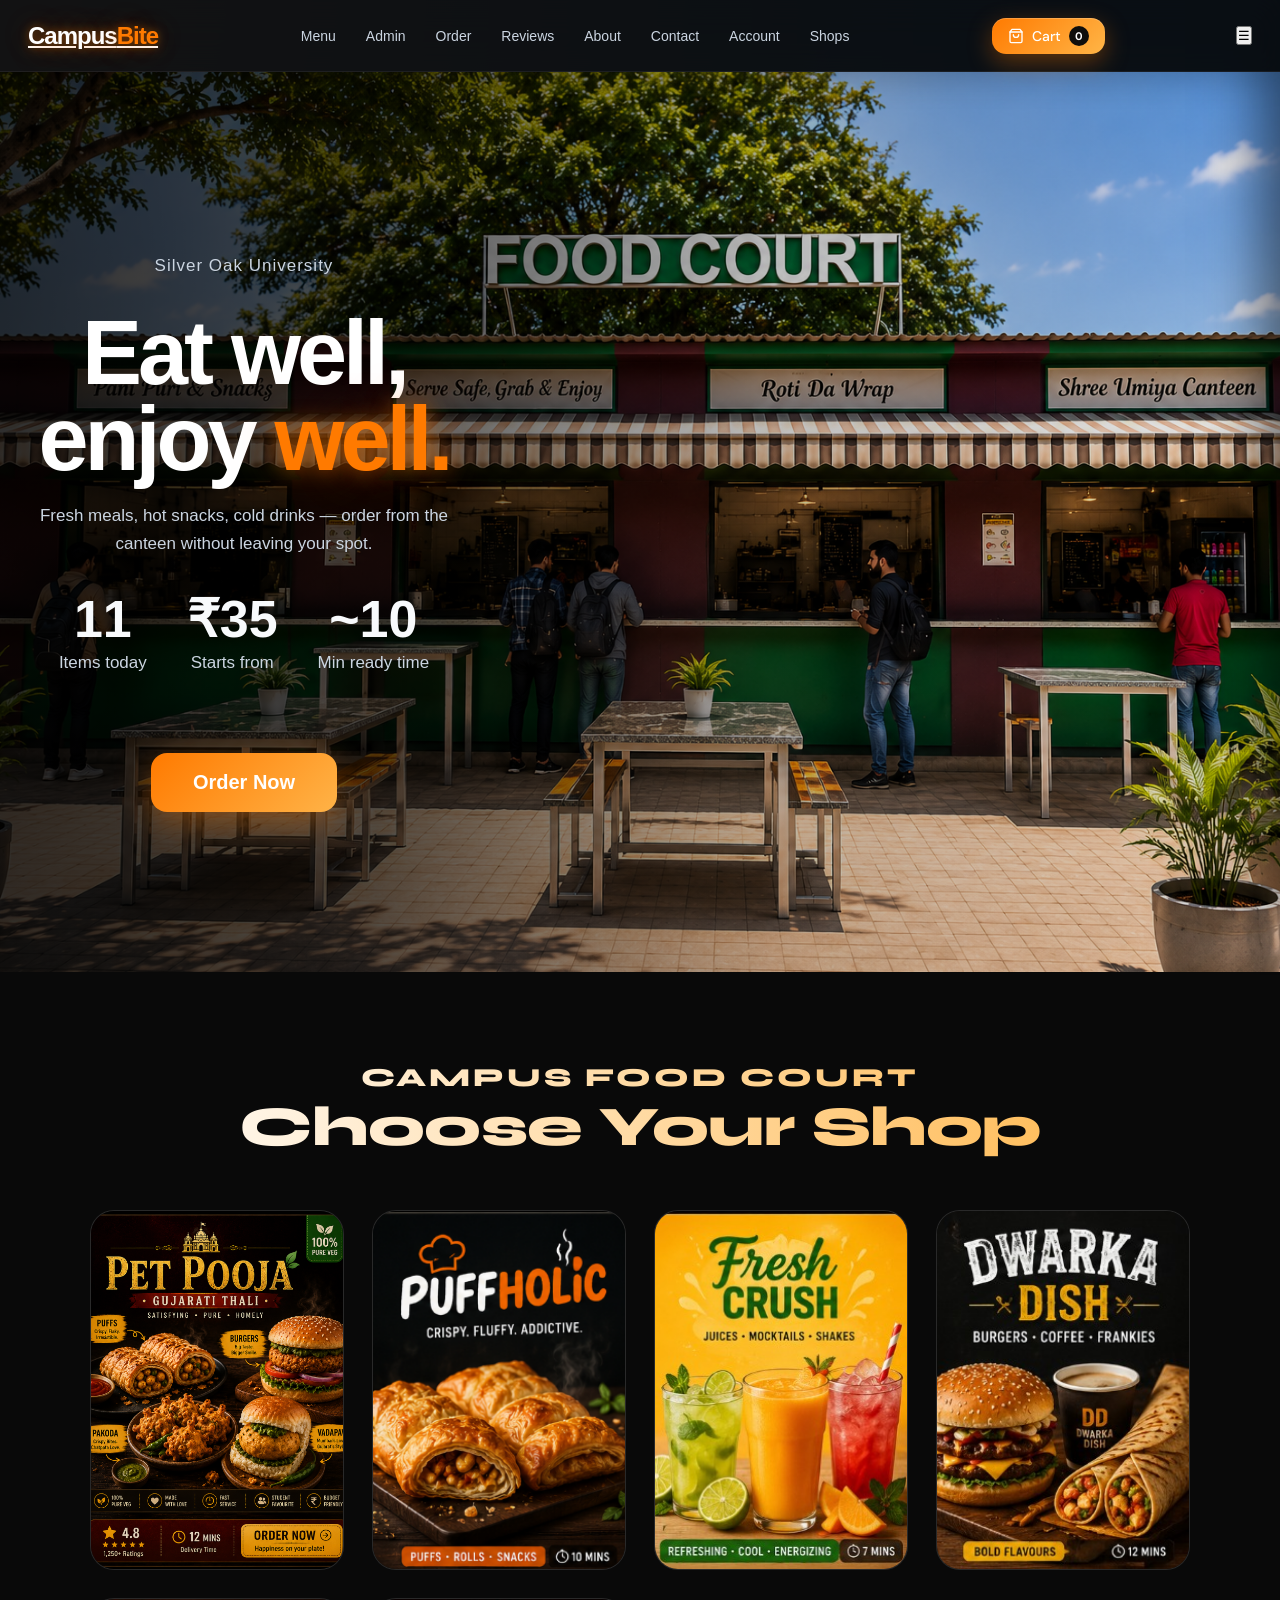
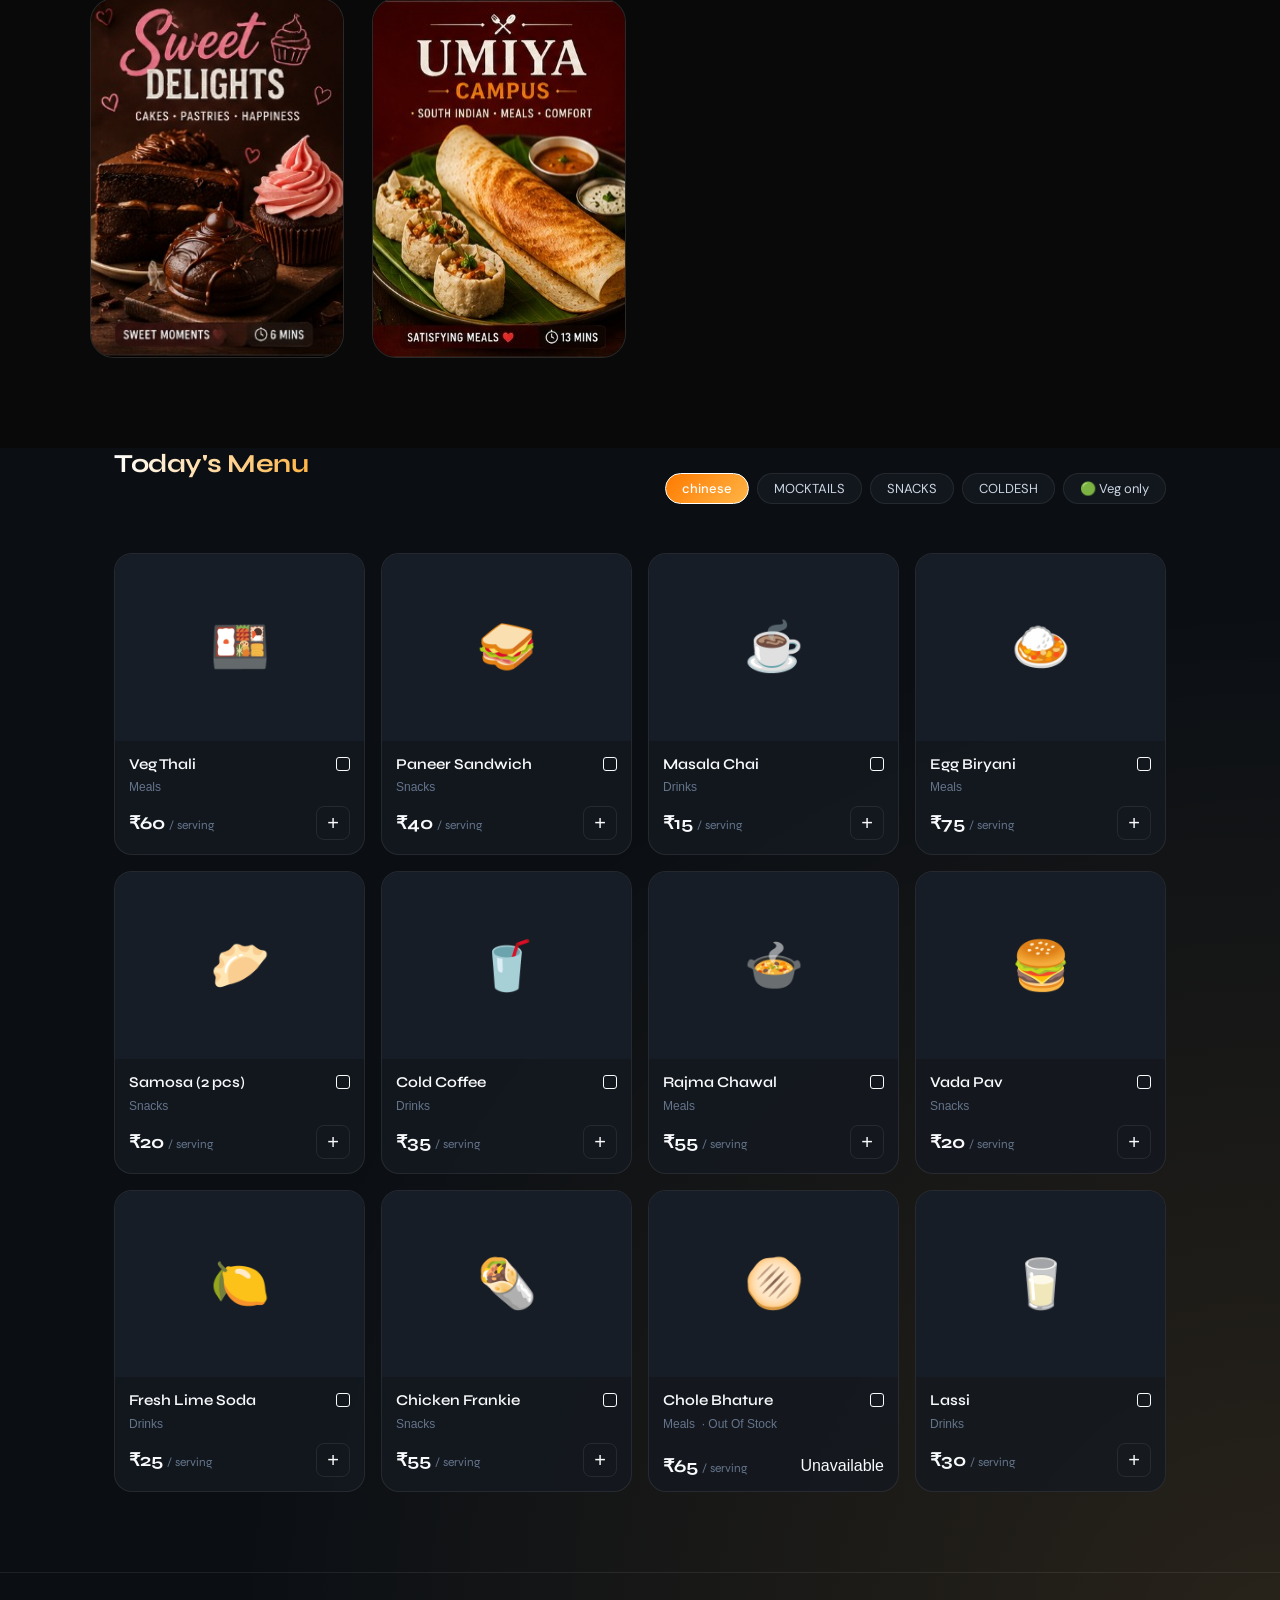
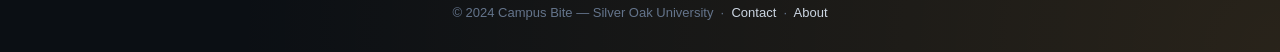
<file: index.html>
<!DOCTYPE html>
<html lang="en">
<head>
  <meta charset="UTF-8">
  <meta name="viewport" content="width=device-width, initial-scale=1.0">
  <title>Campus Bite — Silver Oak University</title>
  <link rel="preconnect" href="https://fonts.googleapis.com">
  <link href="https://fonts.googleapis.com/css2?family=Syne:wght@400;600;700;800&family=DM+Sans:wght@300;400;500&display=swap" rel="stylesheet">
  <link rel="stylesheet" href="css/style.css">
</head>
<body>

<!-- NAV -->
<nav>
  <a href="index.html" class="logo">Campus<span>Bite</span></a>
  <ul class="nav-links">
    <li><a href="index.html" >Menu</a></li>
    <li><a href="admin.html">Admin</a></li>
    <li><a href="orders.html">Order</a></li>
    <li><a href="reviews.html">Reviews</a></li>
    <li><a href="About.html">About</a></li>
    <li><a href="Contact.html">Contact</a></li>
    <li><a href="Account.html">Account</a></li>
     <li><a href="shop.html">Shops</a></li>
     
  </ul>
  <button class="cart-btn" onclick="toggleCart()">
    <svg width="16" height="16" fill="none" stroke="currentColor" stroke-width="2" stroke-linecap="round" stroke-linejoin="round" viewBox="0 0 24 24">
      <path d="M6 2L3 6v14a2 2 0 002 2h14a2 2 0 002-2V6l-3-4z"/><line x1="3" y1="6" x2="21" y2="6"/><path d="M16 10a4 4 0 01-8 0"/>
    </svg>
    Cart
    <span class="cart-count" id="cart-count">0</span>
    <button class="menu-toggle" onclick="toggleMenu()">☰</button>
  </button>
</nav>
<section class="hero">

  <!-- BACKGROUND IMAGE -->
  <div class="hero-bg"></div>

  <!-- CONTENT -->
  <div class="hero-content">

    <p class="hero-top">
      Silver Oak University
    </p>

    <h1>
      Eat well,<br>
      enjoy <span>well.</span>
    </h1>

    <p class="hero-desc">
      Fresh meals, hot snacks, cold drinks —
      order from the canteen without leaving your spot.
    </p>

    <div class="hero-stats">

      <div class="stat">
        <h2>11</h2>
        <p>Items today</p>
      </div>

      <div class="stat">
        <h2>₹35</h2>
        <p>Starts from</p>
      </div>

      <div class="stat">
        <h2>~10</h2>
        <p>Min ready time</p>
      </div>

    </div>

    <button class="hero-btn">
      Order Now
    </button>

  </div>

  

</section>
<section class="shops-section">
  <div class="section-title">
    <p>Campus Food Court</p>
    <h2>Choose Your <span>Shop</span></h2>
  </div>

  <div class="shops-grid">

    <a href="shop.html?shop=petpooja" class="shop-card">
      <img src="./assets/images/petpooja.png" alt="Pet Pooja">
    </a>

    <a href="shop.html?shop=puffholic" class="shop-card">
      <img src  ="./assets/images/puffoholic.png" alt="Puffholic">
    </a>

    <a href="shop.html?shop=freshcrush" class="shop-card">
      <img src="./assets/images/freshcrush.jpeg" alt="Fresh Crush">
    </a>

    <a href="shop.html?shop=dwarka" class="shop-card">
      <img src="./assets/images/dwarkadish.jpeg" alt="Dwarka Dish">
    </a>

    <a href="shop.html?shop=sweetdelights" class="shop-card">
      <img src="./assets/images/sweet delights.jpeg" alt="Sweet Delights">
    </a>

    <a href="shop.html?shop=umiya" class="shop-card">
      <img src="./assets/images/umiyacampus.jpeg" alt="Umiya Campus">
    </a>

  </div>
</section>
<!-- HERO -->
<!-- <div class="hero">
  <div class="hero-tag">Silver Oak University</div>
  <h1>Eat well,<br>enjoy <em>well.</em></h1>
  
  <p>Fresh meals, hot snacks, cold drinks — order from the canteen without leaving your spot.</p>
  <div class="hero-stats">
    <div class="stat">
      <div class="stat-num" id="stat-items">—</div>
      <div class="stat-label">Items today</div>
    </div>
    <div class="stat">
      <div class="stat-num">₹35</div>
      <div class="stat-label">Starts from</div>
    </div>
    <div class="stat">
      <div class="stat-num">~10</div>
      <div class="stat-label">Min ready time</div>
    </div>
  </div>
</div> -->


<!-- MENU SECTION -->
<div class="section">
  <div class="section-header">
    <h2 class="section-title">Today's Menu</h2>
    <div class="filters" id="filters">
      <button class="filter-btn active" data-filter="all">chinese</button>
      <button class="filter-btn" data-filter="meals">MOCKTAILS</button>
      <button class="filter-btn" data-filter="snacks">SNACKS</button>
      <button class="filter-btn" data-filter="drinks">COLDESH</button>
      <button class="filter-btn" data-filter="veg">🟢 Veg only</button>
    </div>
  </div>
  <div class="menu-grid" id="menu-grid">
    <div class="empty-state">
      <div class="emoji">⏳</div>
      <p>Loading menu...</p>
    </div>
  </div>
</div>

<!-- FOOTER -->
<footer>
  <p>© 2024 Campus Bite — Silver Oak University &nbsp;·&nbsp;
     <a href="Contact.html">Contact</a> &nbsp;·&nbsp;
     <a href="About.html">About</a>
  </p>
</footer>

<!-- CART OVERLAY + DRAWER -->
<div class="cart-overlay" id="cart-overlay" onclick="toggleCart()"></div>
<div class="cart-drawer" id="cart-drawer">
  <div class="cart-header">
    <span class="cart-title">Your cart</span>
    <button class="close-btn" onclick="toggleCart()">✕</button>
  </div>
  <div class="cart-items" id="cart-items-list"></div>
  <div class="cart-footer" id="cart-footer" style="display:none">
    <div class="cart-summary">
      <span class="cart-summary-label">Subtotal</span>
      <span class="cart-summary-val" id="cart-subtotal">₹0</span>
    </div>
    <div class="cart-summary">
      <span class="cart-summary-label">Ready time</span>
      <span class="cart-summary-val">~10 mins</span>
    </div>
    <div class="cart-total-row">
      <span class="cart-total-label">Total</span>
      <span class="cart-total-val" id="cart-total">₹0</span>
    </div>
    <button class="order-btn" id="order-btn" onclick="placeOrder()">Place Order</button>
  </div>
</div>

<!-- SUCCESS MODAL -->
<div class="modal-bg" id="success-modal">
  <div class="modal">
    <div class="modal-icon">🎉</div>
    <h2>Order placed!</h2>
    <p>Head to the counter in ~10 minutes. Show this order ID when picking up.</p>
    <div class="modal-id" id="order-id-display">—</div>
    <button class="modal-close" onclick="closeModal()">Got it!</button>
  </div>
</div>

<!-- TOAST CONTAINER -->
<div class="toast-container" id="toast-container"></div>

<script>
  // ─── DATA ───────────────────────────────────────────
  // In Phase 2 this becomes: await fetch('/api/menu') or Supabase query
  const MENU_DATA = [
    { id:"1", name:"Veg Thali",          price:60,  category:"meals",  is_veg:true,  available:true,  emoji:"🍱" },
    { id:"2", name:"Paneer Sandwich",    price:40,  category:"snacks", is_veg:true,  available:true,  emoji:"🥪" },
    { id:"3", name:"Masala Chai",        price:15,  category:"drinks", is_veg:true,  available:true,  emoji:"☕" },
    { id:"4", name:"Egg Biryani",        price:75,  category:"meals",  is_veg:false, available:true,  emoji:"🍛" },
    { id:"5", name:"Samosa (2 pcs)",     price:20,  category:"snacks", is_veg:true,  available:true,  emoji:"🥟" },
    { id:"6", name:"Cold Coffee",        price:35,  category:"drinks", is_veg:true,  available:true,  emoji:"🥤" },
    { id:"7", name:"Rajma Chawal",       price:55,  category:"meals",  is_veg:true,  available:true,  emoji:"🍲" },
    { id:"8", name:"Vada Pav",           price:20,  category:"snacks", is_veg:true,  available:true,  emoji:"🍔" },
    { id:"9", name:"Fresh Lime Soda",    price:25,  category:"drinks", is_veg:true,  available:true,  emoji:"🍋" },
    { id:"10",name:"Chicken Frankie",    price:55,  category:"snacks", is_veg:false, available:true,  emoji:"🌯" },
    { id:"11",name:"Chole Bhature",      price:65,  category:"meals",  is_veg:true,  available:false, emoji:"🫓" },
    { id:"12",name:"Lassi",              price:30,  category:"drinks", is_veg:true,  available:true,  emoji:"🥛" },
  ];

  // ─── CART STATE ──────────────────────────────────────
  const CART_KEY = 'cb_cart';

  function getCart() {
    try { return JSON.parse(localStorage.getItem(CART_KEY) || '[]'); }
    catch { return []; }
  }

  function saveCart(cart) {
    localStorage.setItem(CART_KEY, JSON.stringify(cart));
  }

  function addToCart(item) {
    const cart = getCart();
    const existing = cart.find(i => i.id === item.id);
    if (existing) existing.qty += 1;
    else cart.push({ id: item.id, name: item.name, price: item.price, emoji: item.emoji, qty: 1 });
    saveCart(cart);
    updateCartUI();
    updateMenuCardUI(item.id);
    showToast(`${item.emoji} ${item.name} added!`, 'success');
    bumpCount();
  }

  function changeQty(id, delta) {
    const cart = getCart();
    const idx = cart.findIndex(i => i.id === id);
    if (idx === -1) return;
    cart[idx].qty += delta;
    if (cart[idx].qty <= 0) cart.splice(idx, 1);
    saveCart(cart);
    updateCartUI();
    updateMenuCardUI(id);
  }

  function getItemQty(id) {
    return getCart().find(i => i.id === id)?.qty || 0;
  }

  function getTotal() {
    return getCart().reduce((s, i) => s + i.price * i.qty, 0);
  }

  function getCount() {
    return getCart().reduce((s, i) => s + i.qty, 0);
  }

  // ─── MENU RENDER ─────────────────────────────────────
  let activeFilter = 'all';

  function renderMenu(filter = 'all') {
    activeFilter = filter;
    const grid = document.getElementById('menu-grid');

    let items = MENU_DATA;
    if (filter === 'veg') items = MENU_DATA.filter(i => i.is_veg);
    else if (filter !== 'all') items = MENU_DATA.filter(i => i.category === filter);

    if (!items.length) {
      grid.innerHTML = `<div class="empty-state"><div class="emoji">🤷</div><p>Nothing here today.</p></div>`;
      return;
    }

    grid.innerHTML = items.map((item, idx) => {
      const qty = getItemQty(item.id);
      const unavail = !item.available;
      return `
        <div class="menu-card ${unavail ? 'unavailable' : ''}" id="card-${item.id}" style="animation-delay:${idx * 0.05}s">
          <div class="card-img">${item.emoji}</div>
          <div class="card-body">
            <div class="card-top">
              <span class="card-name">${item.name}</span>
              <span class="veg-dot ${item.is_veg ? 'veg' : 'nonveg'}"></span>
            </div>
            <div class="card-category">${item.category}${unavail ? ' &nbsp;<span class="out-badge">· out of stock</span>' : ''}</div>
            <div class="card-footer">
              <div class="price">₹${item.price} <span>/ serving</span></div>
              ${unavail ? '<span class="out-badge">Unavailable</span>' : renderCardAction(item.id, qty)}
            </div>
          </div>
        </div>`;
    }).join('');

    document.getElementById('stat-items').textContent = MENU_DATA.filter(i => i.available).length;
  }

  function renderCardAction(id, qty) {
    if (qty === 0) {
      return `<button class="add-btn" onclick="addToCart(getMenuItem('${id}'))">+</button>`;
    }
    return `<div class="qty-control">
      <button onclick="changeQty('${id}', -1)">−</button>
      <span class="qty-num">${qty}</span>
      <button onclick="changeQty('${id}', +1)">+</button>
    </div>`;
  }

  function updateMenuCardUI(id) {
    const card = document.getElementById('card-' + id);
    if (!card) return;
    const qty = getItemQty(id);
    const footer = card.querySelector('.card-footer');
    const item = getMenuItem(id);
    if (!item || !item.available) return;
    const priceEl = footer.querySelector('.price');
    footer.innerHTML = '';
    if (priceEl) footer.appendChild(priceEl);
    const actionHTML = renderCardAction(id, qty);
    footer.insertAdjacentHTML('beforeend', actionHTML);
  }

  function getMenuItem(id) {
    return MENU_DATA.find(i => i.id === id);
  }

  // ─── FILTERS ─────────────────────────────────────────
  document.getElementById('filters').addEventListener('click', e => {
    const btn = e.target.closest('.filter-btn');
    if (!btn) return;
    document.querySelectorAll('.filter-btn').forEach(b => b.classList.remove('active'));
    btn.classList.add('active');
    renderMenu(btn.dataset.filter);
  });

  // ─── CART UI ─────────────────────────────────────────
  function updateCartUI() {
    const cart = getCart();
    const count = getCount();
    const total = getTotal();

    document.getElementById('cart-count').textContent = count;

    const list = document.getElementById('cart-items-list');
    const footer = document.getElementById('cart-footer');

    if (!cart.length) {
      list.innerHTML = `<div class="cart-empty">
        <div class="icon">🛒</div>
        <p>Your cart is empty.<br>Add something delicious!</p>
      </div>`;
      footer.style.display = 'none';
      return;
    }

    footer.style.display = 'block';
    document.getElementById('cart-subtotal').textContent = `₹${total}`;
    document.getElementById('cart-total').textContent = `₹${total}`;

    list.innerHTML = cart.map(item => `
      <div class="cart-item">
        <div class="cart-item-icon">${item.emoji}</div>
        <div class="cart-item-info">
          <div class="cart-item-name">${item.name}</div>
          <div class="cart-item-price">₹${item.price} × ${item.qty} = ₹${item.price * item.qty}</div>
        </div>
        <div class="cart-item-actions">
          <button class="ci-btn" onclick="changeQty('${item.id}', -1)">−</button>
          <span class="ci-qty">${item.qty}</span>
          <button class="ci-btn" onclick="changeQty('${item.id}', +1)">+</button>
        </div>
      </div>`).join('');
  }

  function toggleCart() {
    const overlay = document.getElementById('cart-overlay');
    const drawer  = document.getElementById('cart-drawer');
    const open    = drawer.classList.contains('open');
    overlay.classList.toggle('open', !open);
    drawer.classList.toggle('open', !open);
    document.body.style.overflow = open ? '' : 'hidden';
  }

  function bumpCount() {
    const el = document.getElementById('cart-count');
    el.classList.remove('bump');
    void el.offsetWidth;
    el.classList.add('bump');
  }

  // ─── ORDER ───────────────────────────────────────────
  function placeOrder() {
    const cart = getCart();
    if (!cart.length) return;

    const orderId = 'CB-' + Date.now().toString(36).toUpperCase();
    const order = {
      id: orderId,
      items: cart,
      total: getTotal(),
      status: 'pending',
      placed_at: new Date().toISOString(),
    };

    // Save to order history (Phase 2: send to Supabase)
    const history = JSON.parse(localStorage.getItem('cb_orders') || '[]');
    history.unshift(order);
    localStorage.setItem('cb_orders', JSON.stringify(history));

    // Clear cart
    saveCart([]);
    updateCartUI();

    // Close cart, show success
    toggleCart();
    document.getElementById('order-id-display').textContent = orderId;
    document.getElementById('success-modal').classList.add('open');
    document.body.style.overflow = 'hidden';

    // Refresh card UIs
    MENU_DATA.forEach(item => updateMenuCardUI(item.id));
  }

  function closeModal() {
    document.getElementById('success-modal').classList.remove('open');
    document.body.style.overflow = '';
  }

  // ─── TOAST ───────────────────────────────────────────
  function showToast(msg, type = '') {
    const container = document.getElementById('toast-container');
    const t = document.createElement('div');
    t.className = 'toast ' + type;
    t.textContent = msg;
    container.appendChild(t);
    setTimeout(() => t.remove(), 2500);
  }

  // ─── INIT ────────────────────────────────────────────
  renderMenu('all');
  updateCartUI();
</script>
</body>
</html>
</file>
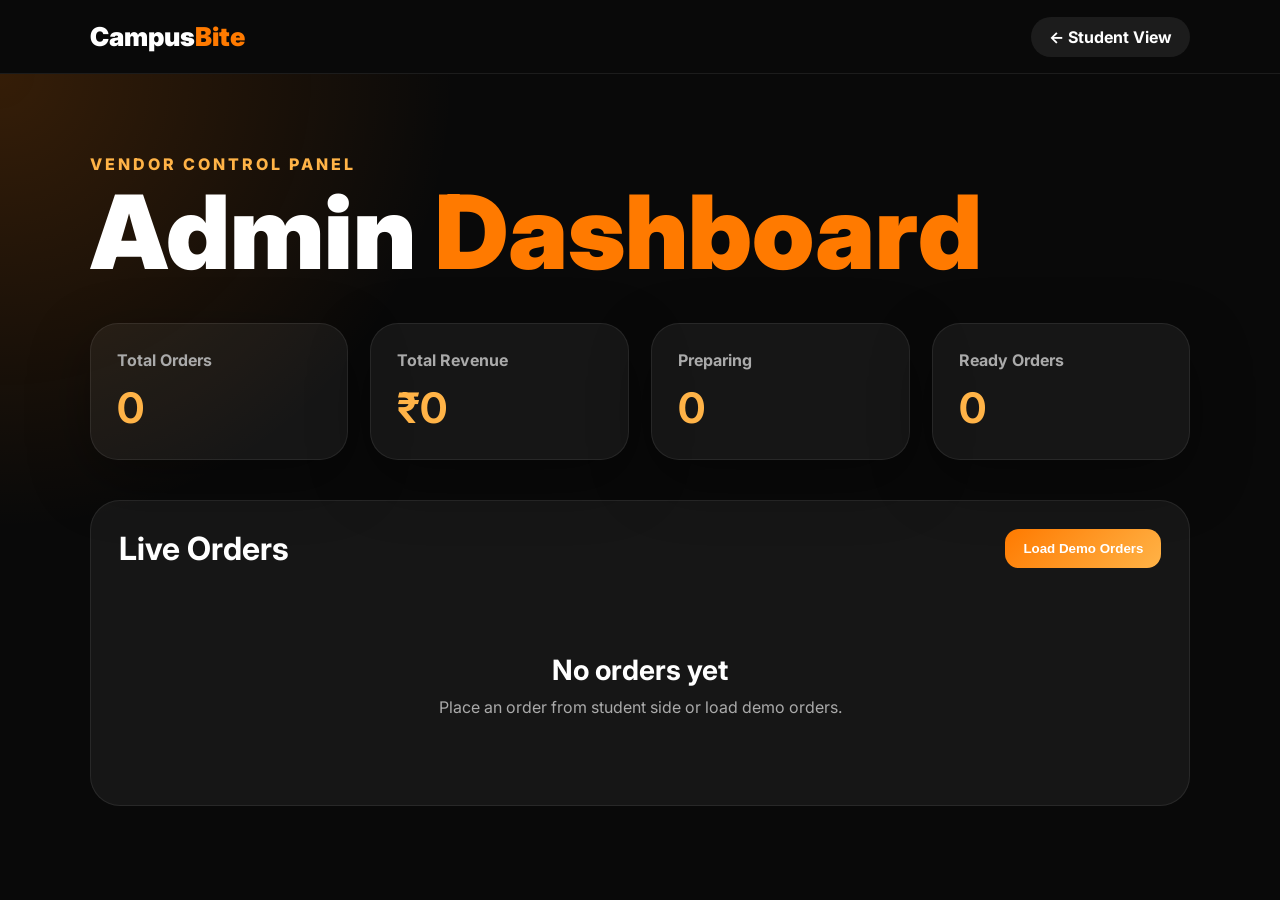
<file: admin.html>
<!DOCTYPE html>
<html lang="en">
<head>
  <meta charset="UTF-8">
  <meta name="viewport" content="width=device-width, initial-scale=1.0">
  <title>CampusBite — Admin Dashboard</title>

  <link rel="preconnect" href="https://fonts.googleapis.com">
  <link href="https://fonts.googleapis.com/css2?family=Inter:wght@400;600;700;800;900&display=swap" rel="stylesheet">

  <link rel="stylesheet" href="css/admin.css">
</head>
<body>

<nav>
  <a href="index.html" class="logo">Campus<span>Bite</span></a>
  <a href="index.html" class="back-btn">← Student View</a>
</nav>

<section class="admin-page">

  <div class="admin-header">
    <p>Vendor Control Panel</p>
    <h1>Admin <span>Dashboard</span></h1>
  </div>

  <div class="stats-grid">
    <div class="stat-card">
      <p>Total Orders</p>
      <h2 id="total-orders">0</h2>
    </div>

    <div class="stat-card">
      <p>Total Revenue</p>
      <h2 id="total-revenue">₹0</h2>
    </div>

    <div class="stat-card">
      <p>Preparing</p>
      <h2 id="pending-orders">0</h2>
    </div>

    <div class="stat-card">
      <p>Ready Orders</p>
      <h2 id="ready-orders">0</h2>
    </div>
  </div>

  <div class="orders-panel">
    <div class="panel-top">
      <h2>Live Orders</h2>
      <button onclick="seedDemoOrders()">Load Demo Orders</button>
    </div>

    <div id="admin-orders"></div>
  </div>

</section>

<script>
function getOrders(){
  return JSON.parse(localStorage.getItem("campus_orders")) || [];
}

function saveOrders(orders){
  localStorage.setItem("campus_orders", JSON.stringify(orders));
}

function getOrderTotal(order){
  return order.items.reduce((sum, item) => sum + item.price * item.qty, 0) + 15;
}

function renderAdmin(){
  const orders = getOrders();

  const totalOrders = orders.length;
  const totalRevenue = orders.reduce((sum, order) => sum + getOrderTotal(order), 0);
  const pending = orders.filter(order => order.status !== "Ready").length;
  const ready = orders.filter(order => order.status === "Ready").length;

  document.getElementById("total-orders").innerText = totalOrders;
  document.getElementById("total-revenue").innerText = "₹" + totalRevenue;
  document.getElementById("pending-orders").innerText = pending;
  document.getElementById("ready-orders").innerText = ready;

  const box = document.getElementById("admin-orders");

  if(orders.length === 0){
    box.innerHTML = `
      <div class="empty">
        <h3>No orders yet</h3>
        <p>Place an order from student side or load demo orders.</p>
      </div>
    `;
    return;
  }

  box.innerHTML = orders.map((order, index) => `
    <div class="order-card">
      <div class="order-info">
        <p class="order-id">${order.id}</p>
        <h3>${order.items.map(item => item.name + " × " + item.qty).join(", ")}</h3>
        <span>${order.date || "Today"} • ₹${getOrderTotal(order)}</span>
      </div>

      <div class="order-actions">
        <span class="status ${order.status === "Ready" ? "ready" : ""}">
          ${order.status || "Preparing"}
        </span>

        <button onclick="toggleStatus(${index})">
          ${order.status === "Ready" ? "Mark Preparing" : "Mark Ready"}
        </button>
      </div>
    </div>
  `).join("");
}

function toggleStatus(index){
  const orders = getOrders();

  orders[index].status = orders[index].status === "Ready"
    ? "Preparing"
    : "Ready";

  saveOrders(orders);
  renderAdmin();
}

function seedDemoOrders(){
  const demoOrders = [
    {
      id: "CB-1001",
      date: "Today",
      status: "Preparing",
      items: [
        { name: "Cheese Burger", price: 80, qty: 2 },
        { name: "Cold Coffee", price: 60, qty: 1 }
      ]
    },
    {
      id: "CB-1002",
      date: "Today",
      status: "Ready",
      items: [
        { name: "Masala Puff", price: 25, qty: 3 }
      ]
    },
    {
      id: "CB-1003",
      date: "Today",
      status: "Preparing",
      items: [
        { name: "Veg Frankie", price: 70, qty: 1 },
        { name: "Peri Peri Fries", price: 55, qty: 1 }
      ]
    }
  ];

  saveOrders(demoOrders);
  renderAdmin();
}

renderAdmin();
</script>

</body>
</html>
</file>
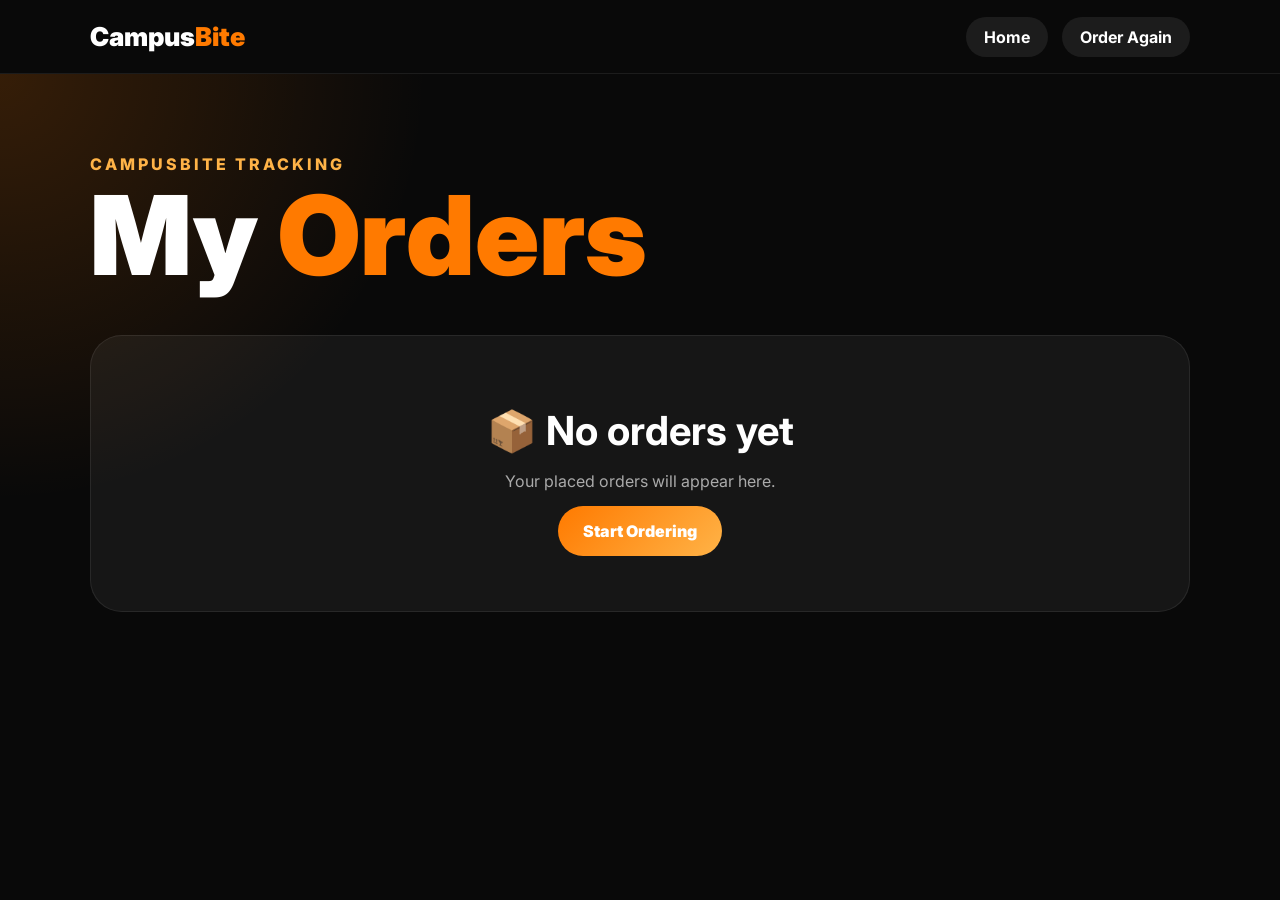
<file: myorder.html>
<!DOCTYPE html>
<html lang="en">
<head>
  <meta charset="UTF-8">
  <meta name="viewport" content="width=device-width, initial-scale=1.0">
  <title>CampusBite — My Orders</title>

  <link rel="preconnect" href="https://fonts.googleapis.com">
  <link href="https://fonts.googleapis.com/css2?family=Inter:wght@400;500;600;700;800;900&display=swap" rel="stylesheet">

  <link rel="stylesheet" href="css/myorders.css">
</head>
<body>

<nav>
  <a href="index.html" class="logo">Campus<span>Bite</span></a>

  <div class="nav-actions">
    <a href="index.html">Home</a>
    <a href="shop.html?shop=dwarka">Order Again</a>
  </div>
</nav>

<section class="orders-page">

  <div class="orders-header">
    <p>CampusBite Tracking</p>
    <h1>My <span>Orders</span></h1>
  </div>

  <div id="orders-list" class="orders-list"></div>

</section>

<script>
function getOrders(){
  return JSON.parse(localStorage.getItem("campus_orders")) || [];
}

function getOrderTotal(order){
  return order.items.reduce((sum, item) => sum + item.price * item.qty, 0) + 15;
}

function renderOrders(){
  const orders = getOrders();
  const list = document.getElementById("orders-list");

  if(orders.length === 0){
    list.innerHTML = `
      <div class="empty-orders">
        <h2>📦 No orders yet</h2>
        <p>Your placed orders will appear here.</p>
        <a href="index.html">Start Ordering</a>
      </div>
    `;
    return;
  }

  list.innerHTML = orders.map(order => `
    <div class="order-card">

      <div class="order-top">
        <div>
          <p class="order-label">Order ID</p>
          <h2>${order.id}</h2>
        </div>

        <span class="status-pill">${order.status || "Preparing"}</span>
      </div>

      <p class="order-date">${order.date}</p>

      <div class="items-list">
        ${order.items.map(item => `
          <div class="order-item">
            <div>
              <h3>${item.name}</h3>
              <p>${item.shop} • Qty ${item.qty}</p>
            </div>

            <strong>₹${item.price * item.qty}</strong>
          </div>
        `).join("")}
      </div>

      <div class="tracker">
        <div class="tracker-title">Live Progress</div>

        <div class="progress-line">
          <div class="progress-fill"></div>
        </div>

        <div class="steps">
          <span class="active">Confirmed</span>
          <span class="active">Preparing</span>
          <span>Ready</span>
          <span>Picked</span>
        </div>
      </div>

      <div class="order-bottom">
        <span>Total Paid</span>
        <strong>₹${getOrderTotal(order)}</strong>
      </div>

    </div>
  `).join("");
}

renderOrders();
</script>

</body>
</html>
</file>
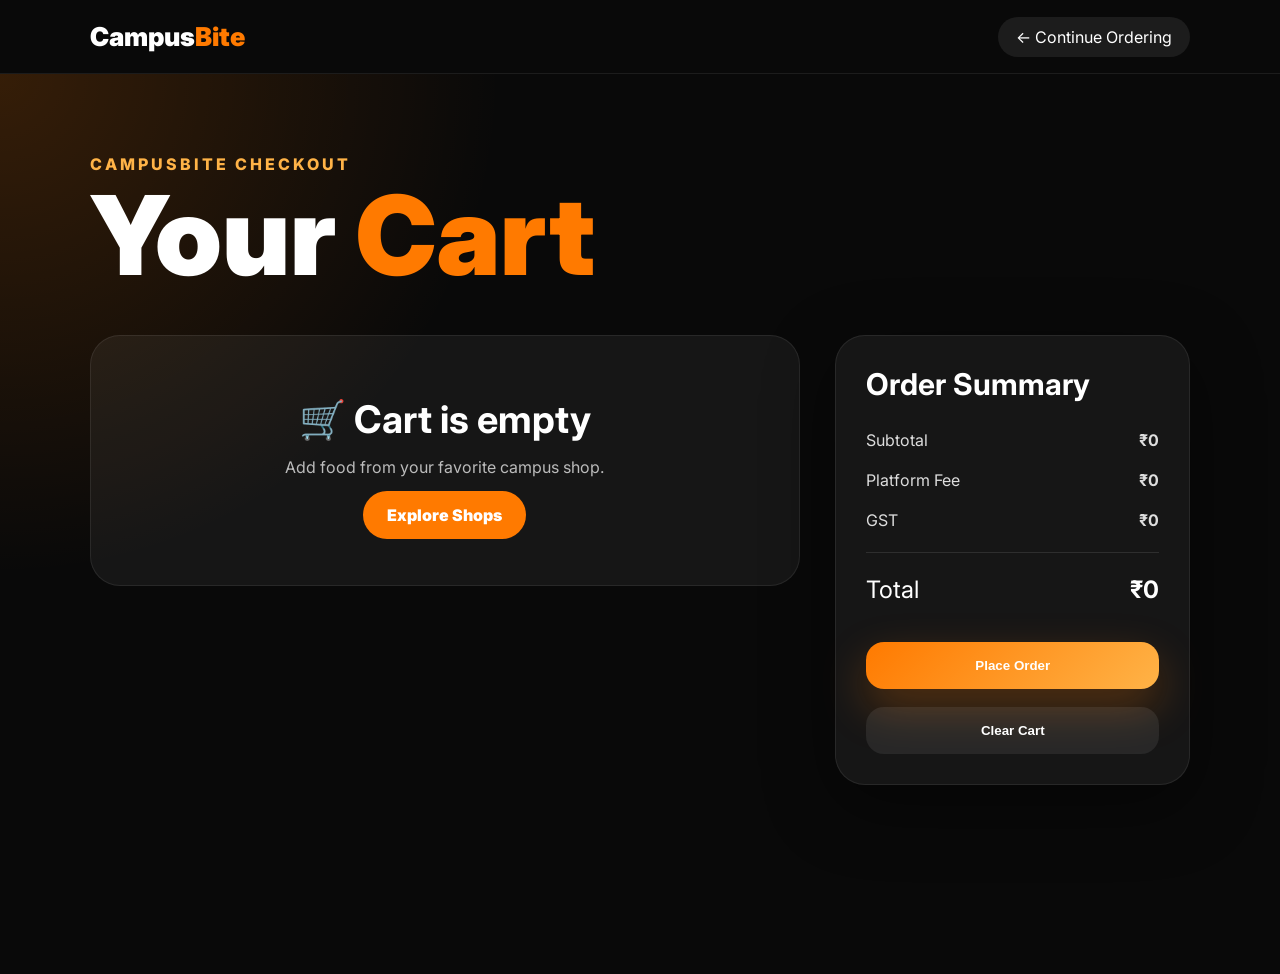
<file: orders.html>
<!DOCTYPE html>
<html lang="en">
<head>
  <meta charset="UTF-8">
  <meta name="viewport" content="width=device-width, initial-scale=1.0">
  <title>CampusBite — Checkout</title>

  <link rel="preconnect" href="https://fonts.googleapis.com">
  <link href="https://fonts.googleapis.com/css2?family=Inter:wght@400;500;600;700;800;900&display=swap" rel="stylesheet">

  <link rel="stylesheet" href="css/order.css">
</head>
<body>

<nav>
  <a href="index.html" class="logo">Campus<span>Bite</span></a>
  <a href="index.html" class="back-btn">← Continue Ordering</a>
</nav>

<section class="checkout-page">

  <div class="checkout-header">
    <p>CampusBite Checkout</p>
    <h1>Your <span>Cart</span></h1>
  </div>

  <div class="checkout-layout">

    <div class="cart-list" id="cart-list"></div>

    <aside class="summary-card">
      <h2>Order Summary</h2>

      <div class="summary-row">
        <span>Subtotal</span>
        <strong id="subtotal">₹0</strong>
      </div>

      <div class="summary-row">
        <span>Platform Fee</span>
        <strong id="fee">₹10</strong>
      </div>

      <div class="summary-row">
        <span>GST</span>
        <strong id="gst">₹5</strong>
      </div>

      <div class="summary-row total">
        <span>Total</span>
        <strong id="total">₹0</strong>
      </div>

      <button class="place-btn" onclick="placeOrder()">Place Order</button>
      <button class="clear-btn" onclick="clearCart()">Clear Cart</button>
    </aside>

  </div>

</section>

<div class="modal" id="success-modal">
  <div class="modal-box">
    <h2>🎉 Order Placed!</h2>
    <p>Your food is being prepared. Pick it up from the food court counter.</p>
    <button onclick="closeModal()">Done</button>
  </div>
</div>

<script>
function getCart(){
  return JSON.parse(localStorage.getItem("campus_cart")) || [];
}

function saveCart(cart){
  localStorage.setItem("campus_cart", JSON.stringify(cart));
}

function renderCart(){
  const cart = getCart();
  const list = document.getElementById("cart-list");

  if(cart.length === 0){
    list.innerHTML = `
      <div class="empty-cart">
        <h2>🛒 Cart is empty</h2>
        <p>Add food from your favorite campus shop.</p>
        <a href="index.html">Explore Shops</a>
      </div>
    `;

    updateSummary();
    return;
  }

  list.innerHTML = cart.map((item, index) => `
    <div class="cart-item">
      <div>
        <p class="shop-name">${item.shop}</p>
        <h3>${item.name}</h3>
        <span>₹${item.price} × ${item.qty}</span>
      </div>

      <div class="qty-box">
        <button onclick="changeQty(${index}, -1)">−</button>
        <strong>${item.qty}</strong>
        <button onclick="changeQty(${index}, 1)">+</button>
      </div>

      <div class="item-total">
        ₹${item.price * item.qty}
      </div>
    </div>
  `).join("");

  updateSummary();
}

function changeQty(index, value){
  const cart = getCart();

  cart[index].qty += value;

  if(cart[index].qty <= 0){
    cart.splice(index, 1);
  }

  saveCart(cart);
  renderCart();
}

function updateSummary(){
  const cart = getCart();

  const subtotal = cart.reduce((sum, item) => sum + item.price * item.qty, 0);
  const fee = cart.length ? 10 : 0;
  const gst = cart.length ? 5 : 0;
  const total = subtotal + fee + gst;

  document.getElementById("subtotal").innerText = `₹${subtotal}`;
  document.getElementById("fee").innerText = `₹${fee}`;
  document.getElementById("gst").innerText = `₹${gst}`;
  document.getElementById("total").innerText = `₹${total}`;
}

function clearCart(){
  localStorage.removeItem("campus_cart");
  renderCart();
}

function placeOrder(){
  const cart = getCart();

  if(cart.length === 0){
    alert("Cart is empty!");
    return;
  }

  const orders = JSON.parse(localStorage.getItem("campus_orders")) || [];

  orders.unshift({
    id: "CB-" + Date.now(),
    items: cart,
    date: new Date().toLocaleString(),
    status: "Preparing"
  });

  localStorage.setItem("campus_orders", JSON.stringify(orders));
  localStorage.removeItem("campus_cart");

  document.getElementById("success-modal").classList.add("show");
}

function closeModal(){
  document.getElementById("success-modal").classList.remove("show");
  window.location.href = "myorders.html";
}

renderCart();
</script>

</body>
</html>
</file>
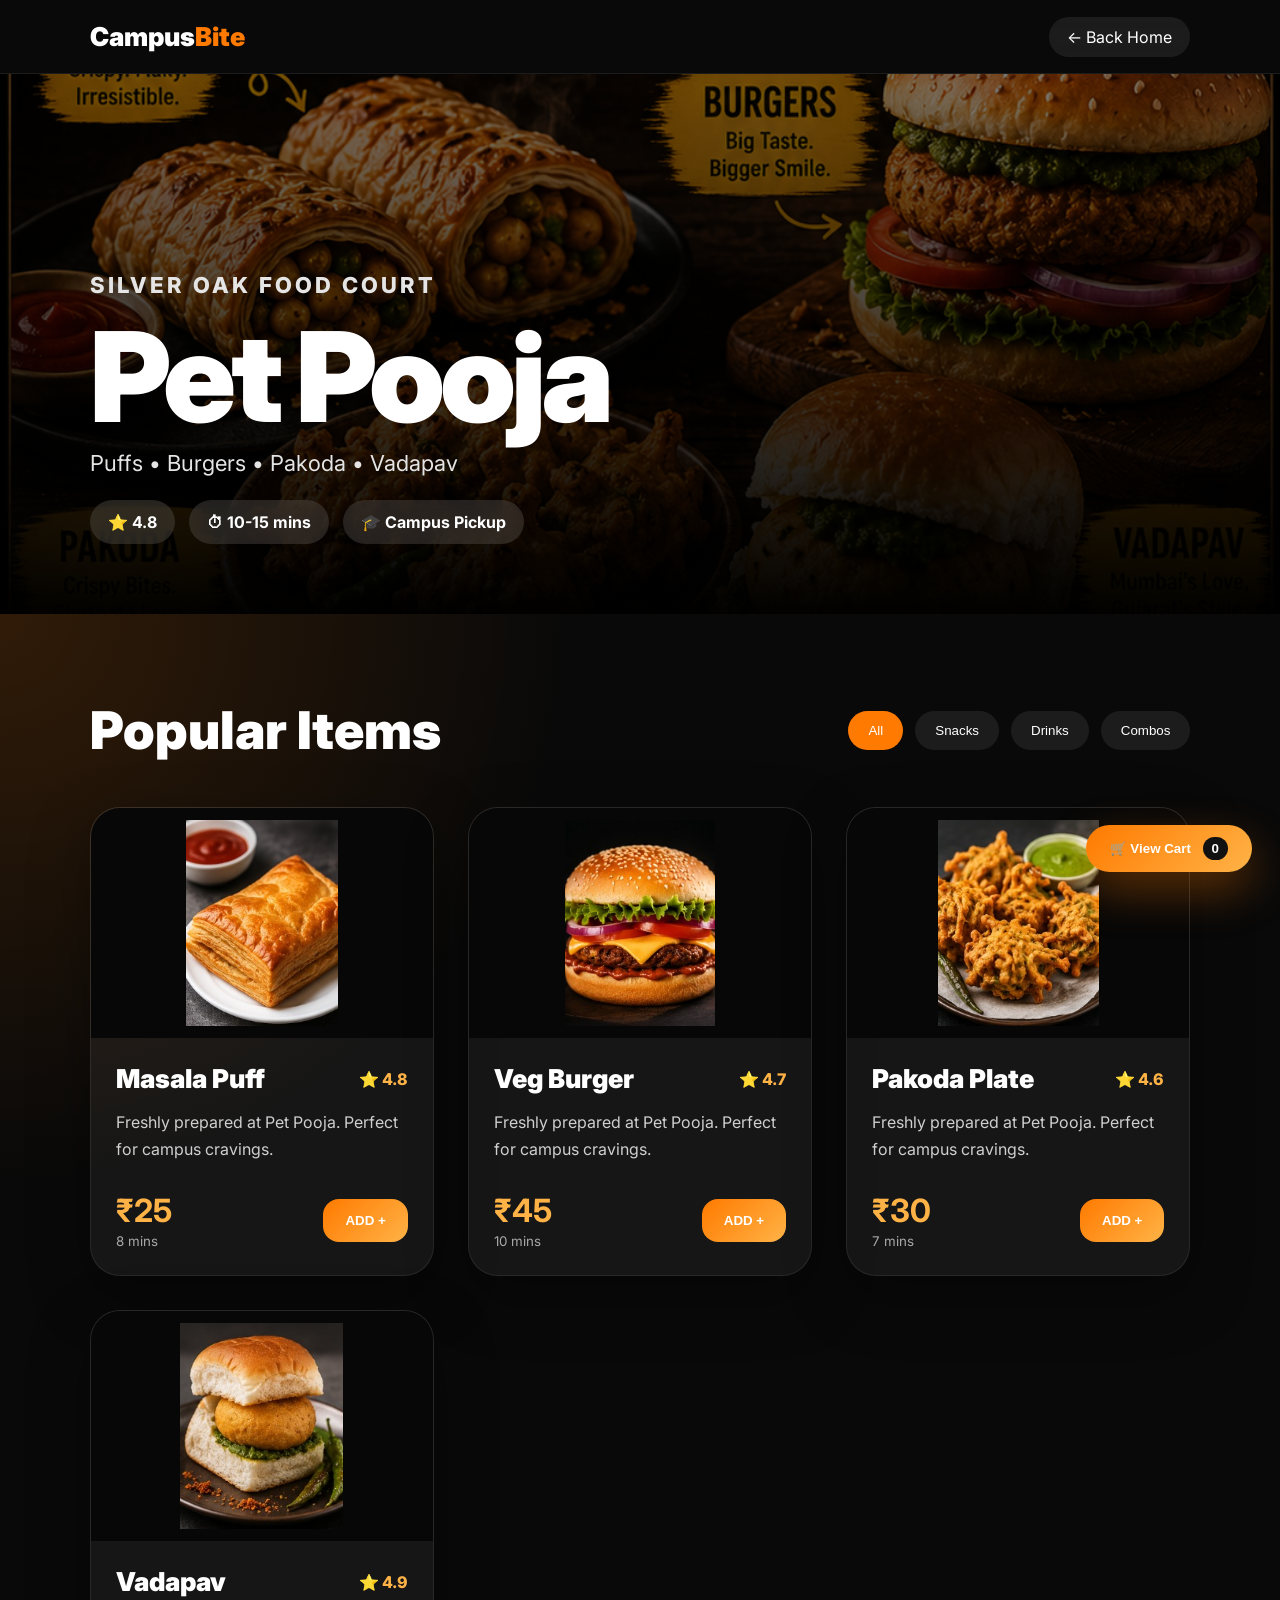
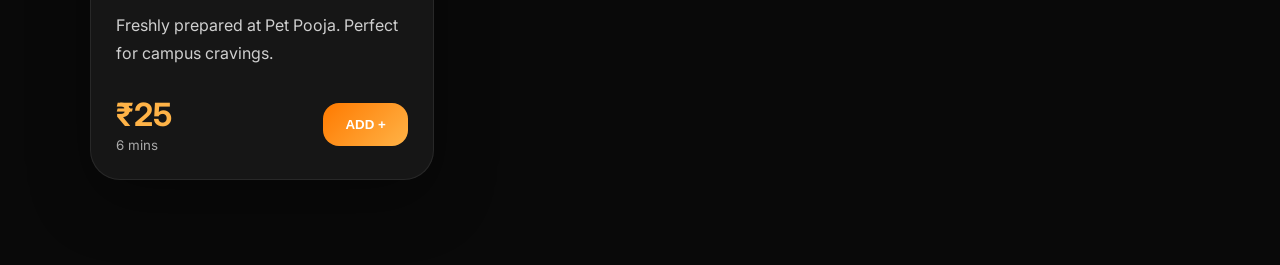
<file: shop.html>
<!DOCTYPE html>
<html lang="en">
<head>
  <meta charset="UTF-8">
  <meta name="viewport" content="width=device-width, initial-scale=1.0">
  <title>CampusBite — Shop</title>

  <link rel="preconnect" href="https://fonts.googleapis.com">
  <link href="https://fonts.googleapis.com/css2?family=Inter:wght@400;500;600;700;800;900&display=swap" rel="stylesheet">

  <link rel="stylesheet" href="css/shop.css">
</head>
<body>

<nav>
  <a href="index.html" class="logo">Campus<span>Bite</span></a>
  <a href="index.html" class="back-btn">← Back Home</a>
</nav>

<header class="shop-hero">
  <img id="shop-banner" src="" alt="Shop Banner">

  <div class="shop-info">
    <p class="shop-label">Silver Oak Food Court</p>
    <h1 id="shop-name">Shop Name</h1>
    <p id="shop-desc">Category</p>

    <div class="shop-meta">
      <span>⭐ 4.8</span>
      <span>⏱ 10-15 mins</span>
      <span>🎓 Campus Pickup</span>
    </div>
  </div>
</header>

<section class="menu-section">

  <div class="menu-top">
    <h2>Popular Items</h2>

    <div class="menu-filters">
      <button class="active">All</button>
      <button>Snacks</button>
      <button>Drinks</button>
      <button>Combos</button>
    </div>
  </div>

  <div class="food-grid" id="food-grid"></div>

</section>

<button class="floating-cart" onclick="goToOrders()">
  🛒 View Cart <span id="cart-count">0</span>
</button>

<div id="toast-container"></div>

<script>
const shops = {
petpooja: {
  name: "Pet Pooja",
  desc: "Puffs • Burgers • Pakoda • Vadapav",
  banner: "assets/images/petpooja.png",

  foods: [
    {
      name: "Masala Puff",
      price: 25,
      img: "assets/images/foods/Puff.jpeg",
      rating: "4.8",
      time: "8 mins"
    },

    {
      name: "Veg Burger",
      price: 45,
      img: "assets/images/foods/burger.jpeg",
      rating: "4.7",
      time: "10 mins"
    },

    {
      name: "Pakoda Plate",
      price: 30,
      img: "assets/images/foods/Pokada.jpeg",
      rating: "4.6",
      time: "7 mins"
    },

    {
      name: "Vadapav",
      price: 25,
      img: "assets/images/foods/Vadapav.jpeg",
      rating: "4.9",
      time: "6 mins"
    }
  ]
},

  puffholic: {
    name: "Puffholic",
    desc: "Puffs • Rolls • Crispy Snacks",
    banner: "assets/images/puffoholic.png",
    foods: [
      { name: "Cheese Puff", price: 35, img: "assets/images/foods/Puff.jpeg", rating: "4.9", time: "8 mins" },
      { name: "Veg Puff", price: 25, img: "assets/images/foods/Puff.jpeg", rating: "4.7", time: "7 mins" },
      { name: "Paneer Puff", price: 40, img: "assets/images/foods/Puff.jpeg", rating: "4.8", time: "9 mins" }
    ]
  },

  freshcrush: {
  name: "Fresh Crush",
  desc: "Juices • Mocktails • Shakes",
  banner: "assets/images/freshcrush.jpeg",

  foods: [
    {
      name: "Fresh Juice",
      price: 35,
      img: "assets/images/foods/Juice.jpeg",
      rating: "4.8",
      time: "5 mins"
    },

    {
      name: "Cold Coffee",
      price: 60,
      img: "assets/images/foods/coldcoffe.jpeg",
      rating: "4.9",
      time: "7 mins"
    }
  ]
},

dwarka: {
  name: "Dwarka Dish",
  desc: "Burgers • Coffee • Frankies",
  banner: "assets/images/dwarkadish.jpeg",

  foods: [
    {
      name: "Cheese Burger",
      price: 80,
      img: "assets/images/foods/burger.jpeg",
      rating: "4.9",
      time: "12 mins"
    },

    {
      name: "Cold Coffee",
      price: 60,
      img: "assets/images/foods/coldcoffe.jpeg",
      rating: "4.8",
      time: "8 mins"
    },

    {
      name: "Veg Frankie",
      price: 70,
      img: "assets/images/foods/Frankie.jpeg",
      rating: "4.7",
      time: "10 mins"
    },

    {
      name: "Peri Peri Fries",
      price: 55,
      img: "assets/images/foods/French fries.jpeg",
      rating: "4.8",
      time: "9 mins"
    }
  ]
},

 sweetdelights: {
  name: "Sweet Delights",
  desc: "Cakes • Pastries • Desserts",
  banner: "assets/images/sweetdelights.jpeg",

  foods: [
    {
      name: "Chocolate Pastry",
      price: 60,
      img: "assets/images/foods/cake.jpeg",
      rating: "4.9",
      time: "5 mins"
    }
  ]
},

umiya: {
  name: "Umiya Campus",
  desc: "Meals • South Indian • Student Food",
  banner: "assets/images/umiyacampus.jpeg",

  foods: [
    {
      name: "Masala Dosa",
      price: 70,
      img: "assets/images/foods/dosa.jpeg",
      rating: "4.8",
      time: "12 mins"
    }
  ]
},
};

const params = new URLSearchParams(window.location.search);
const shopId = params.get("shop") || "petpooja";
const shop = shops[shopId] || shops.petpooja;

document.getElementById("shop-name").innerText = shop.name;
document.getElementById("shop-desc").innerText = shop.desc;
document.getElementById("shop-banner").src = shop.banner;

const foodGrid = document.getElementById("food-grid");

foodGrid.innerHTML = shop.foods.map(food => `
  <div class="food-card">
    <div class="food-img">
      <img src="${food.img}" alt="${food.name}">
    </div>

    <div class="food-content">
      <div class="food-top">
        <h3>${food.name}</h3>
        <span>⭐ ${food.rating}</span>
      </div>

      <p>Freshly prepared at ${shop.name}. Perfect for campus cravings.</p>

      <div class="food-bottom">
        <div>
          <h4>₹${food.price}</h4>
          <small>${food.time}</small>
        </div>

        <button onclick="addToCart('${food.name}', ${food.price})">ADD +</button>
      </div>
    </div>
  </div>
`).join("");

function getCart(){
  return JSON.parse(localStorage.getItem("campus_cart")) || [];
}

function saveCart(cart){
  localStorage.setItem("campus_cart", JSON.stringify(cart));
}

function updateCartCount(){
  const cart = getCart();
  const count = cart.reduce((sum, item) => sum + item.qty, 0);
  document.getElementById("cart-count").innerText = count;
}

function showToast(message){
  const container = document.getElementById("toast-container");
  const toast = document.createElement("div");

  toast.className = "toast";
  toast.innerText = message;
  container.appendChild(toast);

  setTimeout(() => {
    toast.classList.add("hide");
  }, 2200);

  setTimeout(() => {
    toast.remove();
  }, 2800);
}

function addToCart(name, price){
  const cart = getCart();
  const existing = cart.find(item => item.name === name);

  if(existing){
    existing.qty += 1;
  }else{
    cart.push({
      shop: shop.name,
      name,
      price,
      qty: 1
    });
  }

  saveCart(cart);
  updateCartCount();
  showToast(`✅ ${name} added to cart`);
}

function goToOrders(){
  window.location.href = "orders.html";
}

updateCartCount();
</script>

</body>
</html>
</file>
<file: css/style.css>
/* ── CAMPUS BITE — GLOBAL STYLES ── */
/* Shared across all pages: index, orders, reviews, login, admin */

*, *::before, *::after { box-sizing: border-box; margin: 0; padding: 0; }

:root {
  --bg: #0b0f14;
  --surface: rgba(20, 25, 32, 0.85);
  --surface2: #161d27;
  --surface3: #1f2937;
  --border: rgba(255,255,255,0.08);

  --primary: #ff7a00;
  --primary-light: #ff9f43;
  --secondary: #ffb547;

  --text: #f8fafc;
  --text2: #cbd5e1;
  --text3: #64748b;

  --success: #22c55e;
  --danger: #ef4444;

  --glass: rgba(255,255,255,0.05);
  --shadow: 0 10px 40px rgba(0,0,0,0.35);

  --radius: 18px;
  --blur: blur(14px);
}

html { scroll-behavior: smooth; }
body {
  font-family: 'Inter', sans-serif;
  background:
    radial-gradient(circle at top left, rgba(255,122,0,0.15), transparent 30%),
    radial-gradient(circle at bottom right, rgba(255,181,71,0.12), transparent 30%),
    #0b0f14;

  color: var(--text);
  min-height: 100vh;
  overflow-x: hidden;
}
body::before {
  content: '';

  position: fixed;
  inset: 0;

  background-image:
    radial-gradient(rgba(255,255,255,0.05) 1px, transparent 1px);

  background-size: 30px 30px;

  pointer-events: none;

  opacity: 0.3;
}
.section-title {
  font-size: 36px;

  font-weight: 800;

  background: linear-gradient(
    90deg,
    white,
    #ffb547
  );

  -webkit-background-clip: text;
  -webkit-text-fill-color: transparent;
}


.hero{
  position:relative;
  height:100vh;
  overflow:hidden;

  display:flex;
  align-items:center;

  padding:80px;
}

/* EXACT FOODCOURT IMAGE AS BACKGROUND */

.hero-bg{
  position:absolute;
  inset:0;

  background-image:
    linear-gradient(
      90deg,
      rgba(0,0,0,0.82) 0%,
      rgba(0,0,0,0.68) 30%,
      rgba(0,0,0,0.25) 60%,
      rgba(0,0,0,0.08) 100%
    ),
     url("../assets/images/image.png");

  background-size:cover;
  background-position:center;
  background-repeat:no-repeat;

  transform:scale(1.03);

  animation:bgZoom 12s ease-in-out infinite alternate;
}

/* CONTENT */

.hero-content{
  position:relative;
  z-index:2;

  max-width:650px;
}

/* TOP TEXT */

.hero-top{
  font-size:22px;
  color:#e4e4e4;

  margin-bottom:20px;

  letter-spacing:1px;
}

/* MAIN TITLE */

.hero h1{
  font-size:110px;
  line-height:0.9;

  font-weight:900;

  letter-spacing:-5px;

  margin-bottom:28px;

  color:#fff;
}

.hero h1 span{
  color:#ff7a00;

  text-shadow:
    0 0 20px rgba(255,122,0,0.5),
    0 0 50px rgba(255,122,0,0.35);
}

/* DESCRIPTION */

.hero-desc{
  font-size:24px;
  line-height:1.6;

  color:#e5e5e5;

  max-width:600px;

  margin-bottom:45px;
}

/* STATS */

.hero-stats{
  display:flex;
  gap:50px;

  margin-bottom:45px;
}

.stat h2{
  font-size:52px;
  font-weight:800;
}

.stat p{
  color:#d4d4d4;

  margin-top:8px;
}

/* BUTTON */

.hero-btn{
  border:none;

  background:
    linear-gradient(
      135deg,
      #ff7a00,
      #ffb347
    );

  color:white;

  padding:18px 42px;

  border-radius:16px;

  font-size:20px;
  font-weight:700;

  cursor:pointer;

  transition:0.4s;

  box-shadow:
    0 10px 35px rgba(255,122,0,0.35);
}

.hero-btn:hover{

  transform:
    translateY(-5px)
    scale(1.03);

  box-shadow:
    0 20px 50px rgba(255,122,0,0.45);
}

/* BACKGROUND ZOOM */

@keyframes bgZoom{

  from{
    transform:scale(1.03);
  }

  to{
    transform:scale(1.08);
  }

}

/* MOBILE */

@media(max-width:768px){

  .hero{
    padding:30px;
  }

  .hero h1{
    font-size:62px;
  }

  .hero-desc{
    font-size:18px;
  }

  .hero-stats{
    gap:25px;
    flex-wrap:wrap;
  }

  .stat h2{
    font-size:36px;
  }

}
/* ── NAV ── */
nav {
  position: sticky;
  top: 0;
  z-index: 999;

  background: rgba(10, 15, 20, 0.75);
  backdrop-filter: blur(18px);

  border-bottom: 1px solid rgba(255,255,255,0.06);

  padding: 0 28px;
  height: 72px;

  display: flex;
  align-items: center;
  justify-content: space-between;

  box-shadow: 0 8px 30px rgba(0,0,0,0.2);
}
.logo {
  font-size: 24px;
  font-weight: 800;
  color: white;

  letter-spacing: -1px;

  text-shadow:
    0 0 10px rgba(255,122,0,0.5),
    0 0 30px rgba(255,122,0,0.3);

  transition: 0.3s ease;
}

.logo:hover {
  transform: scale(1.05);
}

.logo span {
  color: var(--primary);
}


.nav-links {
  display: flex;
  align-items: center;
  gap: 6px;
  list-style: none;
}

.nav-links a {
  color: var(--text2);
  text-decoration: none;
  font-size: 14px;
  padding: 6px 12px;
  border-radius: 8px;
  transition: color 0.2s, background 0.2s;
}

.nav-links a:hover { color: var(--text); background: var(--surface); }
.nav-links a.active { color: var(--accent); }

.cart-btn {
  position: relative;
  background: var(--accent);
  color: #0f0e0c;
  border: none;
  border-radius: 10px;
  padding: 8px 16px;
  font-family: 'DM Sans', sans-serif;
  font-size: 14px;
  font-weight: 500;
  cursor: pointer;
  display: flex;
  align-items: center;
  gap: 8px;
  transition: background 0.2s, transform 0.15s;
}

.cart-btn:hover { background: #f0b030; transform: translateY(-1px); }
.cart-btn:active { transform: translateY(0); }

.cart-count {
  background: #0f0e0c;
  color: var(--accent);
  border-radius: 50%;
  width: 20px;
  height: 20px;
  display: flex;
  align-items: center;
  justify-content: center;
  font-size: 11px;
  font-weight: 700;
  transition: transform 0.2s;
}

.cart-count.bump { animation: bump 0.3s ease; }
@keyframes bump { 0%,100%{transform:scale(1)} 50%{transform:scale(1.4)} }

/* ── HERO ── */
.hero {
  position: relative;

  padding: 120px 24px 100px;

  text-align: center;

  overflow: hidden;
}

.hero::before {
  content: '';
  position: absolute;

  width: 700px;
  height: 700px;

  background: radial-gradient(circle, rgba(255,122,0,0.22), transparent 70%);

  top: -250px;
  left: 50%;

  transform: translateX(-50%);

  filter: blur(30px);

  animation: pulseGlow 6s infinite alternate;
}

@keyframes pulseGlow {
  from {
    transform: translateX(-50%) scale(1);
  }

  to {
    transform: translateX(-50%) scale(1.15);
  }
}
hero-tag {
  display: inline-block;
  background: rgba(232,160,32,0.12);
  border: 1px solid rgba(232,160,32,0.3);
  color: var(--accent);
  font-size: 12px;
  font-weight: 500;
  letter-spacing: 1.5px;
  text-transform: uppercase;
  padding: 4px 14px;
  border-radius: 100px;
  margin-bottom: 20px;
}

.hero h1 {
  font-size: clamp(52px, 8vw, 90px);

  line-height: 0.95;

  font-weight: 900;

  letter-spacing: -4px;

  margin-bottom: 20px;

  animation: fadeSlide 1s ease;
}

.hero h1 em {
  color: var(--primary);

  text-shadow:
    0 0 20px rgba(255,122,0,0.5),
    0 0 50px rgba(255,122,0,0.3);
}

@keyframes fadeSlide {
  from {
    opacity: 0;
    transform: translateY(30px);
  }

  to {
    opacity: 1;
    transform: translateY(0);
  }
}
.hero p {
  color: var(--text2);
  font-size: 17px;
  max-width: 440px;
  margin: 0 auto 32px;
  line-height: 1.6;
}

.hero-stats {
  display: flex;
  justify-content: center;
  gap: 40px;
  flex-wrap: wrap;
}

.stat { text-align: center; }

.stat-num {
  font-family: 'Syne', sans-serif;
  font-size: 28px;
  font-weight: 700;
  color: var(--accent);
}

.stat-label { font-size: 12px; color: var(--text3); margin-top: 2px; }

/* ── SECTION ── */
.section {
  max-width: 1100px;
  margin: 0 auto;
  padding: 0 24px 80px;
}

.section-header {
  display: flex;
  align-items: center;
  justify-content: space-between;
  margin-bottom: 24px;
  flex-wrap: wrap;
  gap: 16px;
}

.section-title {
  font-family: 'Syne', sans-serif;
  font-size: 26px;
  font-weight: 700;
  letter-spacing: -0.5px;
}

/* ── FILTERS ── */
.filters {
  display: flex;
  gap: 8px;
  flex-wrap: wrap;
}

.filter-btn {
  background: var(--surface);
  border: 1px solid var(--border);
  color: var(--text2);
  border-radius: 100px;
  padding: 6px 16px;
  font-family: 'DM Sans', sans-serif;
  font-size: 13px;
  cursor: pointer;
  transition: all 0.2s;
}

.filter-btn:hover { border-color: var(--accent); color: var(--text); }

.filter-btn.active {
  background: var(--accent);
  border-color: var(--accent);
  color: #0f0e0c;
  font-weight: 500;
}

/* ── MENU GRID ── */
.menu-grid {
  display: grid;
  grid-template-columns: repeat(auto-fill, minmax(240px, 1fr));
  gap: 16px;
}

.menu-card {
  background: var(--surface);
  border: 1px solid var(--border);
  border-radius: var(--radius);
  overflow: hidden;
  display: flex;
  flex-direction: column;
  transition: border-color 0.2s, transform 0.2s;
  animation: fadeUp 0.4s ease both;
}

.menu-card:hover {
  border-color: rgba(232,160,32,0.4);
  transform: translateY(-2px);
}

.menu-card {
  animation: floatCard 4s ease-in-out infinite;
}

.menu-card:nth-child(2n) {
  animation-delay: 1s;
}

.menu-card:nth-child(3n) {
  animation-delay: 2s;
}

.menu-card {
  animation: floatCard 4s ease-in-out infinite;
}

.menu-card:nth-child(2n) {
  animation-delay: 1s;
}

.menu-card:nth-child(3n) {
  animation-delay: 2s;
}

@keyframes floatCard {
  0%,100% {
    transform: translateY(0px);
  }

  50% {
    transform: translateY(-6px);
  }
}

@keyframes floatCard {
  0%,100% {
    transform: translateY(0px);
  }

  50% {
    transform: translateY(-6px);
  }
}

@keyframes fadeUp {
  from { opacity: 0; transform: translateY(16px); }
  to   { opacity: 1; transform: translateY(0); }
}

.card-img {
  width: 100%;
  aspect-ratio: 4/3;
  object-fit: cover;
  background: var(--surface2);
  display: flex;
  align-items: center;
  justify-content: center;
  font-size: 48px;
}

.card-img img {
  width: 100%;
  height: 100%;
  object-fit: cover;
  display: block;
}

.card-body { padding: 14px; flex: 1; display: flex; flex-direction: column; }

.card-top {
  display: flex;
  align-items: flex-start;
  justify-content: space-between;
  gap: 8px;
  margin-bottom: 6px;
}

.card-name {
  font-family: 'Syne', sans-serif;
  font-size: 15px;
  font-weight: 600;
  line-height: 1.3;
}

.veg-dot {
  width: 14px;
  height: 14px;
  border-radius: 3px;
  border: 1.5px solid;
  flex-shrink: 0;
  margin-top: 2px;
  display: flex;
  align-items: center;
  justify-content: center;
}

.veg-dot.veg { border-color: var(--veg); }
.veg-dot.nonveg { border-color: var(--nonveg); }

.veg-dot::after {
  content: '';
  width: 6px;
  height: 6px;
  border-radius: 50%;
}

.veg-dot.veg::after { background: var(--veg); }
.veg-dot.nonveg::after { background: var(--nonveg); }

.card-category {
  font-size: 12px;
  color: var(--text3);
  margin-bottom: 12px;
  text-transform: capitalize;
}

.card-footer {
  display: flex;
  align-items: center;
  justify-content: space-between;
  margin-top: auto;
}

.price {
  font-family: 'Syne', sans-serif;
  font-size: 18px;
  font-weight: 700;
  color: var(--accent);
}

.price span { font-size: 12px; font-weight: 400; color: var(--text3); }

.add-btn {
  background: transparent;
  border: 1px solid var(--border);
  color: var(--text);
  border-radius: 8px;
  width: 34px;
  height: 34px;
  display: flex;
  align-items: center;
  justify-content: center;
  cursor: pointer;
  font-size: 20px;
  line-height: 1;
  transition: all 0.2s;
}

.add-btn:hover {
  background: var(--accent);
  border-color: var(--accent);
  color: #0f0e0c;
}

.qty-control {
  display: flex;
  align-items: center;
  gap: 8px;
  background: var(--surface2);
  border: 1px solid var(--border);
  border-radius: 8px;
  padding: 4px 8px;
}

.qty-control button {
  background: none;
  border: none;
  color: var(--text);
  cursor: pointer;
  font-size: 16px;
  width: 20px;
  height: 20px;
  display: flex;
  align-items: center;
  justify-content: center;
  border-radius: 4px;
  transition: background 0.15s;
}

.btn-primary,
.order-btn,
.cart-btn {
  background: linear-gradient(
    135deg,
    var(--primary),
    var(--secondary)
  );

  color: white;

  border: none;

  border-radius: 14px;

  box-shadow:
    0 8px 25px rgba(255,122,0,0.35),
    inset 0 1px 0 rgba(255,255,255,0.2);

  transition: all 0.3s ease;
}

.btn-primary:hover,
.order-btn:hover,
.cart-btn:hover {
  transform: translateY(-3px) scale(1.02);

  box-shadow:
    0 15px 40px rgba(255,122,0,0.5);
}

  colo.filter-btn {
  background: rgba(255,255,255,0.04);

  border: 1px solid rgba(255,255,255,0.08);
r: var(--text2);

  border-radius: 999px;

  padding: 10px 18px;

  transition: all 0.3s ease;
}

.filter-btn:hover {
  transform: translateY(-2px);

  border-color: rgba(255,122,0,0.4);

  color: white;

  background: rgba(255,122,0,0.12);
}

.filter-btn.active {
  background: linear-gradient(
    135deg,
    var(--primary),
    var(--secondary)
  );

  color: white;
}
.cart-drawer {
  background: rgba(10,15,20,0.96);

  backdrop-filter: blur(20px);

  border-left: 1px solid rgba(255,255,255,0.08);

  box-shadow: -20px 0 50px rgba(0,0,0,0.5);
}
/* ── EMPTY STATE ── */
.empty-state {
  grid-column: 1/-1;
  text-align: center;
  padding: 60px 20px;
  color: var(--text3);
}

.empty-state .emoji { font-size: 48px; margin-bottom: 12px; }
.empty-state p { font-size: 15px; }





/* ── CART DRAWER ── */
.cart-overlay {
  position: fixed;
  inset: 0;
  background: rgba(0,0,0,0.6);
  z-index: 200;
  opacity: 0;
  pointer-events: none;
  transition: opacity 0.3s;
}

.cart-overlay.open { opacity: 1; pointer-events: all; }

.cart-drawer {
  position: fixed;
  top: 0;
  right: 0;
  bottom: 0;
  width: var(--cart-w);
  max-width: 100vw;
  background: var(--surface);
  border-left: 1px solid var(--border);
  z-index: 201;
  display: flex;
  flex-direction: column;
  transform: translateX(100%);
  transition: transform 0.35s cubic-bezier(0.4,0,0.2,1);
}

.cart-drawer.open { transform: translateX(0); }

.cart-header {
  padding: 20px;
  border-bottom: 1px solid var(--border);
  display: flex;
  align-items: center;
  justify-content: space-between;
}

.cart-title {
  font-family: 'Syne', sans-serif;
  font-size: 18px;
  font-weight: 700;
}

.close-btn {
  background: var(--surface2);
  border: 1px solid var(--border);
  color: var(--text2);
  border-radius: 8px;
  width: 32px;
  height: 32px;
  display: flex;
  align-items: center;
  justify-content: center;
  cursor: pointer;
  font-size: 18px;
  transition: all 0.2s;
}

.close-btn:hover { color: var(--text); border-color: var(--text3); }

.cart-items {
  flex: 1;
  overflow-y: auto;
  padding: 16px;
}

.cart-items::-webkit-scrollbar { width: 4px; }
.cart-items::-webkit-scrollbar-track { background: transparent; }
.cart-items::-webkit-scrollbar-thumb { background: var(--border); border-radius: 4px; }

.cart-item {
  display: flex;
  align-items: center;
  gap: 12px;
  padding: 12px 0;
  border-bottom: 1px solid var(--border);
  animation: fadeUp 0.25s ease;
}

.cart-item:last-child { border-bottom: none; }

.cart-item-icon {
  width: 44px;
  height: 44px;
  background: var(--surface2);
  border-radius: 8px;
  display: flex;
  align-items: center;
  justify-content: center;
  font-size: 22px;
  flex-shrink: 0;
}

.cart-item-info { flex: 1; min-width: 0; }

.cart-item-name {
  font-size: 14px;
  font-weight: 500;
  white-space: nowrap;
  overflow: hidden;
  text-overflow: ellipsis;
}

.cart-item-price { font-size: 13px; color: var(--accent); margin-top: 2px; }

.cart-item-actions {
  display: flex;
  align-items: center;
  gap: 8px;
}

.ci-btn {
  background: var(--surface2);
  border: 1px solid var(--border);
  color: var(--text);
  width: 26px;
  height: 26px;
  border-radius: 6px;
  cursor: pointer;
  display: flex;
  align-items: center;
  justify-content: center;
  font-size: 14px;
  transition: all 0.15s;
}

.ci-btn:hover { border-color: var(--accent); color: var(--accent); }
.ci-qty { font-size: 13px; font-weight: 500; min-width: 20px; text-align: center; }

.cart-empty {
  text-align: center;
  padding: 60px 20px;
  color: var(--text3);
}

.cart-empty .icon { font-size: 48px; margin-bottom: 12px; }
.cart-empty p { font-size: 14px; }

.cart-footer {
  padding: 16px 20px;
  border-top: 1px solid var(--border);
}

.cart-summary {
  display: flex;
  justify-content: space-between;
  align-items: center;
  margin-bottom: 8px;
}

.cart-summary-label { font-size: 13px; color: var(--text2); }
.cart-summary-val { font-size: 13px; }

.cart-total-row {
  display: flex;
  justify-content: space-between;
  align-items: center;
  padding: 12px 0;
  border-top: 1px solid var(--border);
  margin: 8px 0 16px;
}

.cart-total-label {
  font-family: 'Syne', sans-serif;
  font-size: 16px;
  font-weight: 700;
}

.cart-total-val {
  font-family: 'Syne', sans-serif;
  font-size: 20px;
  font-weight: 700;
  color: var(--accent);
}
::-webkit-scrollbar {
  width: 8px;
}

::-webkit-scrollbar-track {
  background: #0b0f14;
}

::-webkit-scrollbar-thumb {
  background: linear-gradient(
    var(--primary),
    var(--secondary)
  );

  border-radius: 999px;
}::-webkit-scrollbar {
  width: 8px;
}

::-webkit-scrollbar-track {
  background: #0b0f14;
}

::-webkit-scrollbar-thumb {
  background: linear-gradient(
    var(--primary),
    var(--secondary)
  );

  border-radius: 999px;
}
.toast {
  animation:
    toastSlide 0.5s cubic-bezier(.22,1,.36,1);
}

@keyframes toastSlide {
  from {
    opacity: 0;
    transform:
      translateY(50px)
      scale(0.9);
  }

  to {
    opacity: 1;
    transform:
      translateY(0)
      scale(1);
  }
}

.order-btn {
  width: 100%;
  background: var(--accent);
  color: #0f0e0c;
  border: none;
  border-radius: 10px;
  padding: 14px;
  font-family: 'Syne', sans-serif;
  font-size: 15px;
  font-weight: 700;
  cursor: pointer;
  transition: background 0.2s, transform 0.15s;
  letter-spacing: 0.3px;
}

.order-btn:hover { background: #f0b030; transform: translateY(-1px); }
.order-btn:active { transform: translateY(0); }
.order-btn:disabled { opacity: 0.4; cursor: not-allowed; transform: none; }

/* ── TOAST ── */
.toast-container {
  position: fixed;
  bottom: 24px;
  left: 50%;
  transform: translateX(-50%);
  z-index: 300;
  display: flex;
  flex-direction: column;
  gap: 8px;
  align-items: center;
}

.toast {
  background: var(--surface);
  border: 1px solid var(--border);
  color: var(--text);
  padding: 10px 18px;
  border-radius: 100px;
  font-size: 13px;
  font-weight: 500;
  white-space: nowrap;
  animation: toastIn 0.3s ease;
  box-shadow: 0 4px 20px rgba(0,0,0,0.4);
}

.toast.success { border-color: rgba(76,175,114,0.5); color: var(--veg); }
.toast.error   { border-color: rgba(224,80,80,0.5);  color: var(--nonveg); }

@keyframes toastIn {
  from { opacity: 0; transform: translateY(12px); }
  to   { opacity: 1; transform: translateY(0); }
}

/* ── MODAL ── */
.modal-bg {
  position: fixed;
  inset: 0;
  background: rgba(0,0,0,0.7);
  z-index: 400;
  display: flex;
  align-items: center;
  justify-content: center;
  padding: 20px;
  opacity: 0;
  pointer-events: none;
  transition: opacity 0.3s;
}

.modal-bg.open { opacity: 1; pointer-events: all; }

.modal {
  background: var(--surface);
  border: 1px solid var(--border);
  border-radius: 20px;
  padding: 40px;
  text-align: center;
  max-width: 360px;
  width: 100%;
  transform: scale(0.9);
  transition: transform 0.3s;
}

.modal-bg.open .modal { transform: scale(1); }

.modal-icon { font-size: 56px; margin-bottom: 16px; }

.modal h2 {
  font-family: 'Syne', sans-serif;
  font-size: 22px;
  font-weight: 700;
  margin-bottom: 8px;
}

.modal p { color: var(--text2); font-size: 14px; line-height: 1.6; margin-bottom: 24px; }

.modal-id {
  background: var(--surface2);
  border: 1px solid var(--border);
  border-radius: 8px;
  padding: 10px 16px;
  font-family: monospace;
  font-size: 15px;
  color: var(--accent);
  margin-bottom: 24px;
}

.modal-close {
  background: var(--accent);
  color: #0f0e0c;
  border: none;
  border-radius: 10px;
  padding: 12px 28px;
  font-family: 'Syne', sans-serif;
  font-size: 14px;
  font-weight: 700;
  cursor: pointer;
  transition: background 0.2s;
}

.modal-close:hover { background: #f0b030; }

/* ── UTILITY BUTTONS ── */
.btn {
  display: inline-flex;
  align-items: center;
  gap: 8px;
  padding: 10px 20px;
  border-radius: 10px;
  font-family: 'DM Sans', sans-serif;
  font-size: 14px;
  font-weight: 500;
  cursor: pointer;
  border: none;
  transition: all 0.2s;
  text-decoration: none;
}

.btn-primary { background: var(--accent); color: #0f0e0c; }
.btn-primary:hover { background: #f0b030; transform: translateY(-1px); }

.btn-ghost {
  background: transparent;
  border: 1px solid var(--border);
  color: var(--text2);
}

.btn-ghost:hover { border-color: var(--accent); color: var(--text); }

/* ── BADGES ── */
.badge {
  display: inline-block;
  padding: 2px 10px;
  border-radius: 100px;
  font-size: 11px;
  font-weight: 600;
  text-transform: uppercase;
  letter-spacing: 0.5px;
}

.badge-pending  { background: rgba(232,160,32,0.15); color: var(--accent); }
.badge-ready    { background: rgba(76,175,114,0.15); color: var(--veg); }
.badge-done     { background: rgba(94,92,88,0.3);    color: var(--text3); }
.badge-canceled { background: rgba(224,80,80,0.15);  color: var(--nonveg); }

/* ── FORM ELEMENTS ── */
.form-group { margin-bottom: 18px; }

.form-label {
  display: block;
  font-size: 13px;
  color: var(--text2);
  margin-bottom: 6px;
  font-weight: 500;
}

.form-input {
  width: 100%;
  background: var(--surface2);
  border: 1px solid var(--border);
  border-radius: 10px;
  padding: 12px 14px;
  color: var(--text);
  font-family: 'DM Sans', sans-serif;
  font-size: 14px;
  outline: none;
  transition: border-color 0.2s;
}

.form-input:focus { border-color: var(--accent); }
.form-input::placeholder { color: var(--text3); }

textarea.form-input { resize: vertical; min-height: 100px; }


/* ── FOOTER ── */
footer {
  border-top: 1px solid var(--border);
  padding: 32px 24px;
  text-align: center;
  color: var(--text3);
  font-size: 13px;
}

footer a { color: var(--text2); text-decoration: none; }
footer a:hover { color: var(--accent); }


/* SECTION */

/* BRAND COLORS */

.petpooja{
  box-shadow:
    0 20px 60px rgba(255,122,0,0.18);
}

.puffholic{
  box-shadow:
    0 20px 60px rgba(255,180,0,0.15);
}

.dwarka{
  box-shadow:
    0 20px 60px rgba(255,90,0,0.18);
}

.green{
  box-shadow:
    0 20px 60px rgba(0,255,120,0.12);
}

.chai{
  box-shadow:
    0 20px 60px rgba(255,170,0,0.12);
}

.crush{
  box-shadow:
    0 20px 60px rgba(247,255,0,0.12);
}

.umiya{
  box-shadow:
    0 20px 60px rgba(255,120,40,0.12);
}

.sweet{
  box-shadow:
    0 20px 60px rgba(255,100,180,0.12);

}

/*shop css*/
.shops-section{
  padding:90px 7%;
  background:#090909;
}

.section-title{
  text-align:center;
  margin-bottom:50px;
}

.section-title p{
  color:#ff7a00;
  font-weight:800;
  letter-spacing:3px;
  text-transform:uppercase;
}

.section-title h2{
  color:white;
  font-size:56px;
  font-weight:900;
}

.section-title h2 span{
  color:#ff7a00;
}

.shops-grid{
  display:grid;
  grid-template-columns:repeat(auto-fit,minmax(250px,1fr));
  gap:28px;
}

.shop-card{
  height:360px;
  border-radius:24px;
  overflow:hidden;
  display:block;
  background:#111;
  border:1px solid rgba(255,255,255,0.1);
  transition:0.4s ease;
}

.shop-card img{
  width:100%;
  height:100%;
  object-fit:cover;
  display:block;
  transition:0.5s ease;
}

.shop-card:hover{
  transform:translateY(-10px) scale(1.03);
  box-shadow:0 25px 70px rgba(255,122,0,0.25);
}

.shop-card:hover img{
  transform:scale(1.08);
}

@media(max-width:768px){
  .section-title h2{
    font-size:38px;
  }

  .shop-card{
    height:320px;
  }
}

/* MOBILE */

@media(max-width:768px){

  .shops-section{
    padding:90px 25px;
  }

  .section-top h2{
    font-size:52px;
  }

  .section-desc{
    font-size:18px;
  }

  .shop-card{
    height:240px;
  }

  .shop-content h3{
    font-size:34px;
  }

}
</file>
<file: css/admin.css>
*{
  margin:0;
  padding:0;
  box-sizing:border-box;
}

body{
  font-family:'Inter',sans-serif;
  background:#090909;
  color:white;
  min-height:100vh;
}

nav{
  height:74px;
  padding:0 7%;
  display:flex;
  justify-content:space-between;
  align-items:center;
  background:rgba(10,10,10,.82);
  backdrop-filter:blur(18px);
  border-bottom:1px solid rgba(255,255,255,.08);
  position:sticky;
  top:0;
  z-index:99;
}

.logo{
  color:white;
  text-decoration:none;
  font-size:26px;
  font-weight:900;
}

.logo span{
  color:#ff7a00;
}

.back-btn{
  color:white;
  text-decoration:none;
  background:rgba(255,255,255,.08);
  padding:10px 18px;
  border-radius:999px;
  font-weight:700;
}

.back-btn:hover{
  background:#ff7a00;
}

.admin-page{
  padding:80px 7%;
  background:
    radial-gradient(circle at top left,rgba(255,122,0,.18),transparent 30%),
    #090909;
}

.admin-header{
  margin-bottom:45px;
}

.admin-header p{
  color:#ffb347;
  font-weight:800;
  letter-spacing:3px;
  text-transform:uppercase;
  margin-bottom:12px;
}

.admin-header h1{
  font-size:clamp(52px,8vw,105px);
  font-weight:900;
  line-height:.9;
}

.admin-header h1 span{
  color:#ff7a00;
}

.stats-grid{
  display:grid;
  grid-template-columns:repeat(auto-fit,minmax(220px,1fr));
  gap:22px;
  margin-bottom:40px;
}

.stat-card{
  background:rgba(255,255,255,.055);
  border:1px solid rgba(255,255,255,.08);
  border-radius:28px;
  padding:26px;
  box-shadow:0 20px 60px rgba(0,0,0,.35);
}

.stat-card p{
  color:#aaa;
  margin-bottom:12px;
  font-weight:700;
}

.stat-card h2{
  font-size:42px;
  color:#ffb347;
}

.orders-panel{
  background:rgba(255,255,255,.055);
  border:1px solid rgba(255,255,255,.08);
  border-radius:30px;
  padding:28px;
}

.panel-top{
  display:flex;
  justify-content:space-between;
  align-items:center;
  gap:20px;
  margin-bottom:25px;
}

.panel-top h2{
  font-size:32px;
}

.panel-top button,
.order-actions button{
  border:none;
  background:linear-gradient(135deg,#ff7a00,#ffb347);
  color:white;
  padding:12px 18px;
  border-radius:14px;
  font-weight:900;
  cursor:pointer;
}

.order-card{
  display:flex;
  justify-content:space-between;
  align-items:center;
  gap:22px;
  padding:22px;
  border-radius:22px;
  background:rgba(255,255,255,.05);
  margin-bottom:16px;
  border:1px solid rgba(255,255,255,.06);
}

.order-id{
  color:#ffb347;
  font-size:13px;
  letter-spacing:2px;
  font-weight:900;
  margin-bottom:6px;
}

.order-info h3{
  font-size:21px;
  margin-bottom:8px;
}

.order-info span{
  color:#aaa;
}

.order-actions{
  display:flex;
  align-items:center;
  gap:12px;
  flex-wrap:wrap;
}

.status{
  padding:10px 16px;
  border-radius:999px;
  background:rgba(255,122,0,.16);
  color:#ffb347;
  font-weight:900;
}

.status.ready{
  background:rgba(34,197,94,.16);
  color:#22c55e;
}

.empty{
  text-align:center;
  padding:60px;
  color:#aaa;
}

.empty h3{
  color:white;
  font-size:28px;
  margin-bottom:10px;
}

@media(max-width:768px){
  nav{
    padding:0 22px;
  }

  .admin-page{
    padding:60px 22px;
  }

  .panel-top,
  .order-card{
    flex-direction:column;
    align-items:flex-start;
  }

  .order-actions{
    width:100%;
  }

  .order-actions button{
    width:100%;
  }
}
</file>
<file: css/myorders.css>
*{
  margin:0;
  padding:0;
  box-sizing:border-box;
}

body{
  font-family:'Inter',sans-serif;
  background:#090909;
  color:white;
  min-height:100vh;
}

nav{
  height:74px;
  padding:0 7%;
  display:flex;
  justify-content:space-between;
  align-items:center;
  background:rgba(10,10,10,.82);
  backdrop-filter:blur(18px);
  border-bottom:1px solid rgba(255,255,255,.08);
  position:sticky;
  top:0;
  z-index:99;
}

.logo{
  color:white;
  text-decoration:none;
  font-size:26px;
  font-weight:900;
}

.logo span{
  color:#ff7a00;
}

.nav-actions{
  display:flex;
  gap:14px;
}

.nav-actions a{
  color:white;
  text-decoration:none;
  background:rgba(255,255,255,.08);
  padding:10px 18px;
  border-radius:999px;
  font-weight:700;
}

.nav-actions a:hover{
  background:#ff7a00;
}

.orders-page{
  padding:80px 7%;
  background:
    radial-gradient(circle at top left,rgba(255,122,0,.18),transparent 30%),
    #090909;
}

.orders-header{
  margin-bottom:50px;
}

.orders-header p{
  color:#ffb347;
  font-weight:800;
  letter-spacing:3px;
  text-transform:uppercase;
  margin-bottom:12px;
}

.orders-header h1{
  font-size:clamp(58px,9vw,110px);
  font-weight:900;
  line-height:.9;
}

.orders-header h1 span{
  color:#ff7a00;
}

.orders-list{
  display:grid;
  gap:28px;
}

.order-card{
  background:rgba(255,255,255,.055);
  border:1px solid rgba(255,255,255,.08);
  border-radius:32px;
  padding:30px;
  box-shadow:0 24px 70px rgba(0,0,0,.45);
  transition:.35s;
}

.order-card:hover{
  transform:translateY(-6px);
  border-color:rgba(255,122,0,.35);
}

.order-top{
  display:flex;
  justify-content:space-between;
  gap:20px;
  align-items:center;
  margin-bottom:12px;
}

.order-label{
  color:#ffb347;
  text-transform:uppercase;
  letter-spacing:2px;
  font-size:13px;
  font-weight:800;
}

.order-top h2{
  font-size:26px;
  margin-top:6px;
}

.status-pill{
  background:rgba(34,197,94,.16);
  color:#22c55e;
  padding:10px 18px;
  border-radius:999px;
  font-weight:900;
}

.order-date{
  color:#aaa;
  margin-bottom:26px;
}

.items-list{
  display:grid;
  gap:14px;
  margin-bottom:30px;
}

.order-item{
  display:flex;
  justify-content:space-between;
  gap:20px;
  align-items:center;
  padding:18px;
  background:rgba(255,255,255,.045);
  border-radius:20px;
}

.order-item h3{
  font-size:20px;
  margin-bottom:6px;
}

.order-item p{
  color:#aaa;
}

.order-item strong{
  color:#ffb347;
  font-size:20px;
}

.tracker{
  margin:30px 0;
}

.tracker-title{
  font-weight:900;
  margin-bottom:14px;
}

.progress-line{
  height:10px;
  background:rgba(255,255,255,.1);
  border-radius:999px;
  overflow:hidden;
}

.progress-fill{
  width:55%;
  height:100%;
  background:linear-gradient(90deg,#ff7a00,#ffb347);
  border-radius:999px;
  animation:pulseProgress 2s infinite alternate;
}

@keyframes pulseProgress{
  from{
    width:48%;
  }

  to{
    width:58%;
  }
}

.steps{
  display:flex;
  justify-content:space-between;
  margin-top:15px;
  color:#999;
  font-size:14px;
}

.steps .active{
  color:#ffb347;
  font-weight:900;
}

.order-bottom{
  display:flex;
  justify-content:space-between;
  align-items:center;
  border-top:1px solid rgba(255,255,255,.08);
  padding-top:24px;
  font-size:22px;
}

.order-bottom strong{
  color:#ffb347;
  font-size:30px;
}

.empty-orders{
  background:rgba(255,255,255,.055);
  border:1px solid rgba(255,255,255,.08);
  border-radius:32px;
  padding:70px;
  text-align:center;
}

.empty-orders h2{
  font-size:40px;
  margin-bottom:16px;
}

.empty-orders p{
  color:#aaa;
  margin-bottom:30px;
}

.empty-orders a{
  color:white;
  text-decoration:none;
  background:linear-gradient(135deg,#ff7a00,#ffb347);
  padding:15px 25px;
  border-radius:999px;
  font-weight:900;
}

@media(max-width:768px){
  nav{
    padding:0 22px;
  }

  .nav-actions a{
    padding:8px 12px;
    font-size:13px;
  }

  .orders-page{
    padding:60px 24px;
  }

  .order-top,
  .order-bottom,
  .order-item{
    align-items:flex-start;
    flex-direction:column;
  }

  .steps{
    font-size:12px;
  }
}
</file>
<file: css/order.css>
*{
  margin:0;
  padding:0;
  box-sizing:border-box;
}

body{
  font-family:'Inter',sans-serif;
  background:#090909;
  color:white;
}

nav{
  height:74px;
  padding:0 7%;
  display:flex;
  align-items:center;
  justify-content:space-between;
  background:rgba(10,10,10,.8);
  backdrop-filter:blur(18px);
  border-bottom:1px solid rgba(255,255,255,.08);
  position:sticky;
  top:0;
  z-index:99;
}

.logo{
  text-decoration:none;
  color:white;
  font-size:26px;
  font-weight:900;
}

.logo span{
  color:#ff7a00;
}

.back-btn{
  color:white;
  text-decoration:none;
  background:rgba(255,255,255,.08);
  padding:10px 18px;
  border-radius:999px;
}

.back-btn:hover{
  background:#ff7a00;
}

.checkout-page{
  padding:80px 7%;
  min-height:100vh;
  background:
    radial-gradient(circle at top left,rgba(255,122,0,.18),transparent 32%),
    #090909;
}

.checkout-header{
  margin-bottom:50px;
}

.checkout-header p{
  color:#ffb347;
  font-weight:800;
  letter-spacing:3px;
  text-transform:uppercase;
  margin-bottom:12px;
}

.checkout-header h1{
  font-size:clamp(58px,9vw,110px);
  line-height:.9;
  font-weight:900;
}

.checkout-header h1 span{
  color:#ff7a00;
}

.checkout-layout{
  display:grid;
  grid-template-columns:2fr 1fr;
  gap:35px;
  align-items:start;
}

.cart-list{
  display:flex;
  flex-direction:column;
  gap:22px;
}

.cart-item{
  background:rgba(255,255,255,.055);
  border:1px solid rgba(255,255,255,.08);
  border-radius:28px;
  padding:26px;
  display:grid;
  grid-template-columns:1fr auto auto;
  gap:25px;
  align-items:center;
  box-shadow:0 20px 60px rgba(0,0,0,.35);
  transition:.35s;
}

.cart-item:hover{
  transform:translateY(-6px);
  border-color:rgba(255,122,0,.35);
}

.shop-name{
  color:#ffb347;
  font-size:13px;
  text-transform:uppercase;
  letter-spacing:2px;
  font-weight:800;
  margin-bottom:8px;
}

.cart-item h3{
  font-size:25px;
  margin-bottom:8px;
}

.cart-item span{
  color:#bbb;
}

.qty-box{
  display:flex;
  align-items:center;
  gap:14px;
  background:rgba(255,255,255,.08);
  padding:10px 14px;
  border-radius:999px;
}

.qty-box button{
  border:none;
  background:#ff7a00;
  color:white;
  width:30px;
  height:30px;
  border-radius:50%;
  cursor:pointer;
  font-size:18px;
  font-weight:900;
}

.item-total{
  font-size:25px;
  font-weight:900;
  color:#ffb347;
}

.summary-card{
  background:rgba(255,255,255,.055);
  border:1px solid rgba(255,255,255,.08);
  border-radius:30px;
  padding:30px;
  position:sticky;
  top:100px;
  box-shadow:0 20px 70px rgba(0,0,0,.45);
}

.summary-card h2{
  font-size:30px;
  margin-bottom:28px;
}

.summary-row{
  display:flex;
  justify-content:space-between;
  color:#ddd;
  margin-bottom:20px;
}

.summary-row.total{
  border-top:1px solid rgba(255,255,255,.1);
  padding-top:22px;
  margin-top:22px;
  font-size:24px;
  color:white;
}

.place-btn,
.clear-btn{
  width:100%;
  border:none;
  padding:16px;
  border-radius:18px;
  font-weight:900;
  cursor:pointer;
  margin-top:18px;
}

.place-btn{
  background:linear-gradient(135deg,#ff7a00,#ffb347);
  color:white;
  box-shadow:0 18px 45px rgba(255,122,0,.28);
}

.clear-btn{
  background:rgba(255,255,255,.08);
  color:white;
}

.empty-cart{
  background:rgba(255,255,255,.055);
  border:1px solid rgba(255,255,255,.08);
  border-radius:30px;
  padding:60px;
  text-align:center;
}

.empty-cart h2{
  font-size:38px;
  margin-bottom:15px;
}

.empty-cart p{
  color:#bbb;
  margin-bottom:28px;
}

.empty-cart a{
  color:white;
  text-decoration:none;
  background:#ff7a00;
  padding:14px 24px;
  border-radius:999px;
  font-weight:900;
}

.modal{
  position:fixed;
  inset:0;
  background:rgba(0,0,0,.75);
  display:none;
  align-items:center;
  justify-content:center;
  z-index:9999;
}

.modal.show{
  display:flex;
}

.modal-box{
  background:#111;
  border:1px solid rgba(255,255,255,.1);
  border-radius:30px;
  padding:45px;
  max-width:420px;
  text-align:center;
  box-shadow:0 25px 90px rgba(0,0,0,.7);
}

.modal-box h2{
  font-size:34px;
  margin-bottom:15px;
}

.modal-box p{
  color:#bbb;
  line-height:1.6;
  margin-bottom:30px;
}

.modal-box button{
  border:none;
  background:linear-gradient(135deg,#ff7a00,#ffb347);
  color:white;
  padding:14px 30px;
  border-radius:999px;
  font-weight:900;
  cursor:pointer;
}

@media(max-width:900px){
  .checkout-layout{
    grid-template-columns:1fr;
  }

  .cart-item{
    grid-template-columns:1fr;
  }

  .summary-card{
    position:static;
  }
}
</file>
<file: css/shop.css>
*{
  margin:0;
  padding:0;
  box-sizing:border-box;
}

body{
  font-family:'Inter',sans-serif;
  background:#090909;
  color:white;
  overflow-x:hidden;
}

html{
  scroll-behavior:smooth;
}

nav{
  height:74px;
  padding:0 7%;
  display:flex;
  align-items:center;
  justify-content:space-between;
  background:rgba(10,10,10,.75);
  backdrop-filter:blur(18px);
  border-bottom:1px solid rgba(255,255,255,.08);
  position:sticky;
  top:0;
  z-index:99;
}

.logo{
  text-decoration:none;
  color:white;
  font-size:26px;
  font-weight:900;
}

.logo span{
  color:#ff7a00;
}

.back-btn{
  color:white;
  text-decoration:none;
  background:rgba(255,255,255,.08);
  padding:10px 18px;
  border-radius:999px;
  transition:.3s;
}

.back-btn:hover{
  background:#ff7a00;
}

.shop-hero{
  position:relative;
  min-height:540px;
  display:flex;
  align-items:flex-end;
  padding:70px 7%;
  overflow:hidden;
}

.shop-hero img{
  position:absolute;
  inset:0;
  width:100%;
  height:100%;
  object-fit:cover;
  z-index:1;
  filter:brightness(.55);
  transform:scale(1.05);
}

.shop-hero::after{
  content:"";
  position:absolute;
  inset:0;
  z-index:2;
  background:linear-gradient(to top,rgba(0,0,0,.98),rgba(0,0,0,.5),rgba(0,0,0,.12));
}

.shop-info{
  position:relative;
  z-index:5;
  max-width:900px;
}

.shop-label{
  color:#ffb347;
  font-weight:800;
  letter-spacing:3px;
  text-transform:uppercase;
  margin-bottom:16px;
}

.shop-info h1{
  font-size:clamp(58px,10vw,125px);
  line-height:.88;
  font-weight:900;
  letter-spacing:-5px;
  margin-bottom:18px;
}

.shop-info p{
  color:#e5e5e5;
  font-size:22px;
  margin-bottom:24px;
}

.shop-meta{
  display:flex;
  gap:14px;
  flex-wrap:wrap;
}

.shop-meta span{
  background:rgba(255,255,255,.12);
  backdrop-filter:blur(12px);
  padding:12px 18px;
  border-radius:999px;
  font-weight:700;
}

.menu-section{
  padding:85px 7%;
  background:radial-gradient(circle at top left,rgba(255,122,0,.16),transparent 32%),#090909;
}

.menu-top{
  display:flex;
  align-items:center;
  justify-content:space-between;
  gap:20px;
  flex-wrap:wrap;
  margin-bottom:45px;
}

.menu-top h2{
  font-size:52px;
  font-weight:900;
}

.menu-filters{
  display:flex;
  gap:12px;
  flex-wrap:wrap;
}

.menu-filters button{
  border:none;
  background:rgba(255,255,255,.08);
  color:white;
  padding:12px 20px;
  border-radius:999px;
  cursor:pointer;
  transition:.3s;
}

.menu-filters button:hover,
.menu-filters .active{
  background:#ff7a00;
}

.food-grid{
  display:grid;
  grid-template-columns:repeat(auto-fit,minmax(280px,1fr));
  gap:34px;
}

.food-card{
  background:rgba(255,255,255,.055);
  border:1px solid rgba(255,255,255,.08);
  border-radius:30px;
  overflow:hidden;
  transition:.45s;
  box-shadow:0 20px 60px rgba(0,0,0,.35);
}

.food-card:hover{
  transform:translateY(-12px) scale(1.02);
  border-color:rgba(255,122,0,.4);
  box-shadow:0 35px 90px rgba(0,0,0,.6),0 0 35px rgba(255,122,0,.16);
}

.food-img{
  height:230px;
  overflow:hidden;
  background:#070707;
}

.food-img img{
  width:100%;
  height:100%;
  object-fit:contain;
  padding:12px;
  transition:.6s;
}

.food-card:hover img{
  transform:scale(1.12);
}

.food-content{
  padding:25px;
}

.food-top{
  display:flex;
  align-items:center;
  justify-content:space-between;
  gap:15px;
  margin-bottom:15px;
}

.food-top h3{
  font-size:26px;
  font-weight:900;
}

.food-top span{
  color:#ffb347;
  font-weight:800;
}

.food-content p{
  color:#cfcfcf;
  line-height:1.7;
  margin-bottom:28px;
}

.food-bottom{
  display:flex;
  justify-content:space-between;
  align-items:center;
}

.food-bottom h4{
  font-size:32px;
  color:#ffb347;
}

.food-bottom small{
  color:#aaa;
}

.food-bottom button{
  border:none;
  background:linear-gradient(135deg,#ff7a00,#ffb347);
  color:white;
  padding:14px 22px;
  border-radius:16px;
  font-weight:900;
  cursor:pointer;
  transition:.35s;
}

.food-bottom button:hover{
  transform:translateY(-4px);
  box-shadow:0 15px 40px rgba(255,122,0,.35);
}

.floating-cart{
  position:fixed;
  right:28px;
  bottom:28px;
  z-index:999;
  border:none;
  background:linear-gradient(135deg,#ff7a00,#ffb347);
  color:white;
  padding:16px 24px;
  border-radius:999px;
  font-weight:900;
  cursor:pointer;
  box-shadow:0 18px 45px rgba(255,122,0,.35);
}

.floating-cart span{
  background:#111;
  padding:4px 9px;
  border-radius:999px;
  margin-left:8px;
}

#toast-container{
  position:fixed;
  right:28px;
  bottom:95px;
  z-index:9999;
  display:flex;
  flex-direction:column;
  gap:12px;
}

.toast{
  background:rgba(15,15,15,.88);
  backdrop-filter:blur(18px);
  border:1px solid rgba(255,122,0,.35);
  color:white;
  padding:14px 20px;
  border-radius:999px;
  font-weight:800;
  box-shadow:0 18px 45px rgba(255,122,0,.25);
  animation:toastIn .35s ease forwards;
}

.toast.hide{
  animation:toastOut .35s ease forwards;
}

@keyframes toastIn{
  from{
    opacity:0;
    transform:translateX(40px) scale(.95);
  }

  to{
    opacity:1;
    transform:translateX(0) scale(1);
  }
}

@keyframes toastOut{
  from{
    opacity:1;
    transform:translateX(0) scale(1);
  }

  to{
    opacity:0;
    transform:translateX(40px) scale(.95);
  }
}

@media(max-width:768px){
  nav{
    padding:0 22px;
  }

  .shop-hero{
    min-height:430px;
    padding:50px 24px;
  }

  .shop-info h1{
    letter-spacing:-2px;
  }

  .menu-section{
    padding:60px 24px;
  }

  .menu-top h2{
    font-size:38px;
  }

  .food-img{
    height:260px;
  }

  #toast-container{
    right:18px;
    left:18px;
    bottom:90px;
  }

  .toast{
    width:100%;
    text-align:center;
  }
}
</file>
